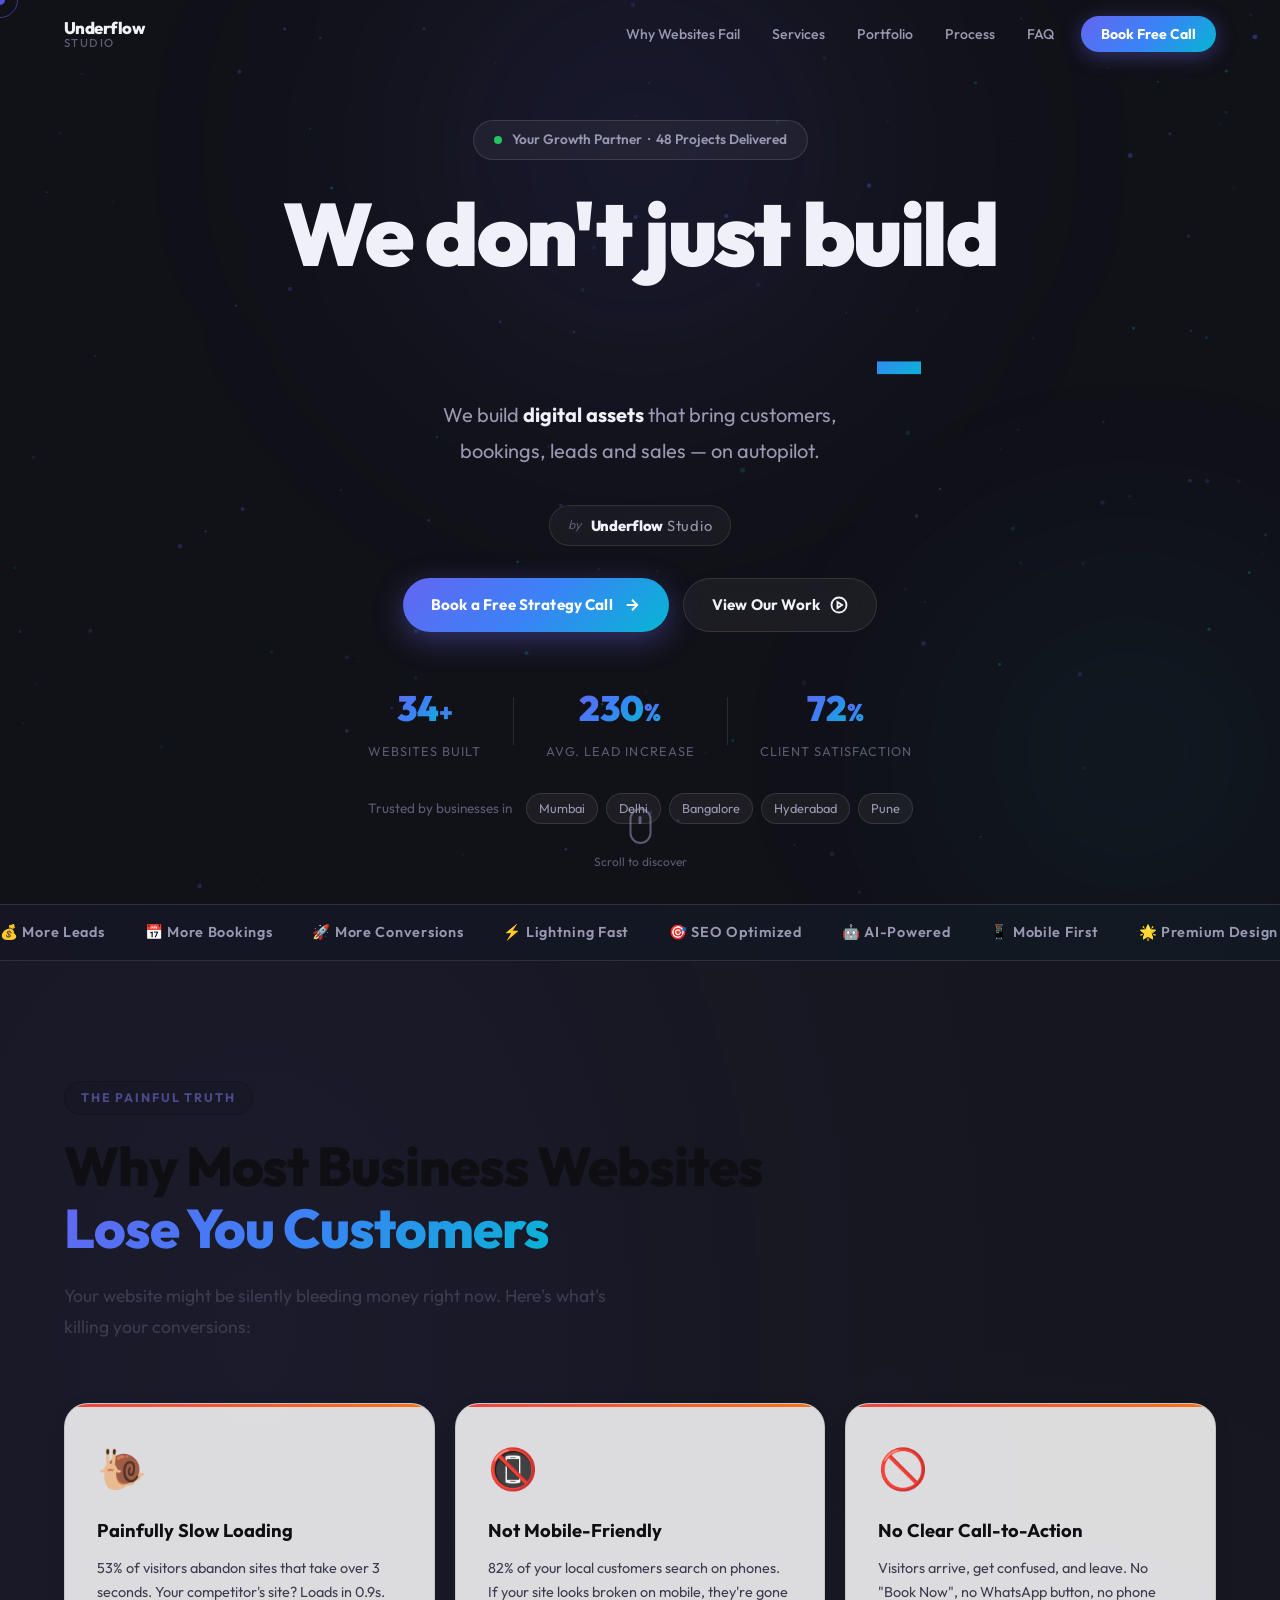
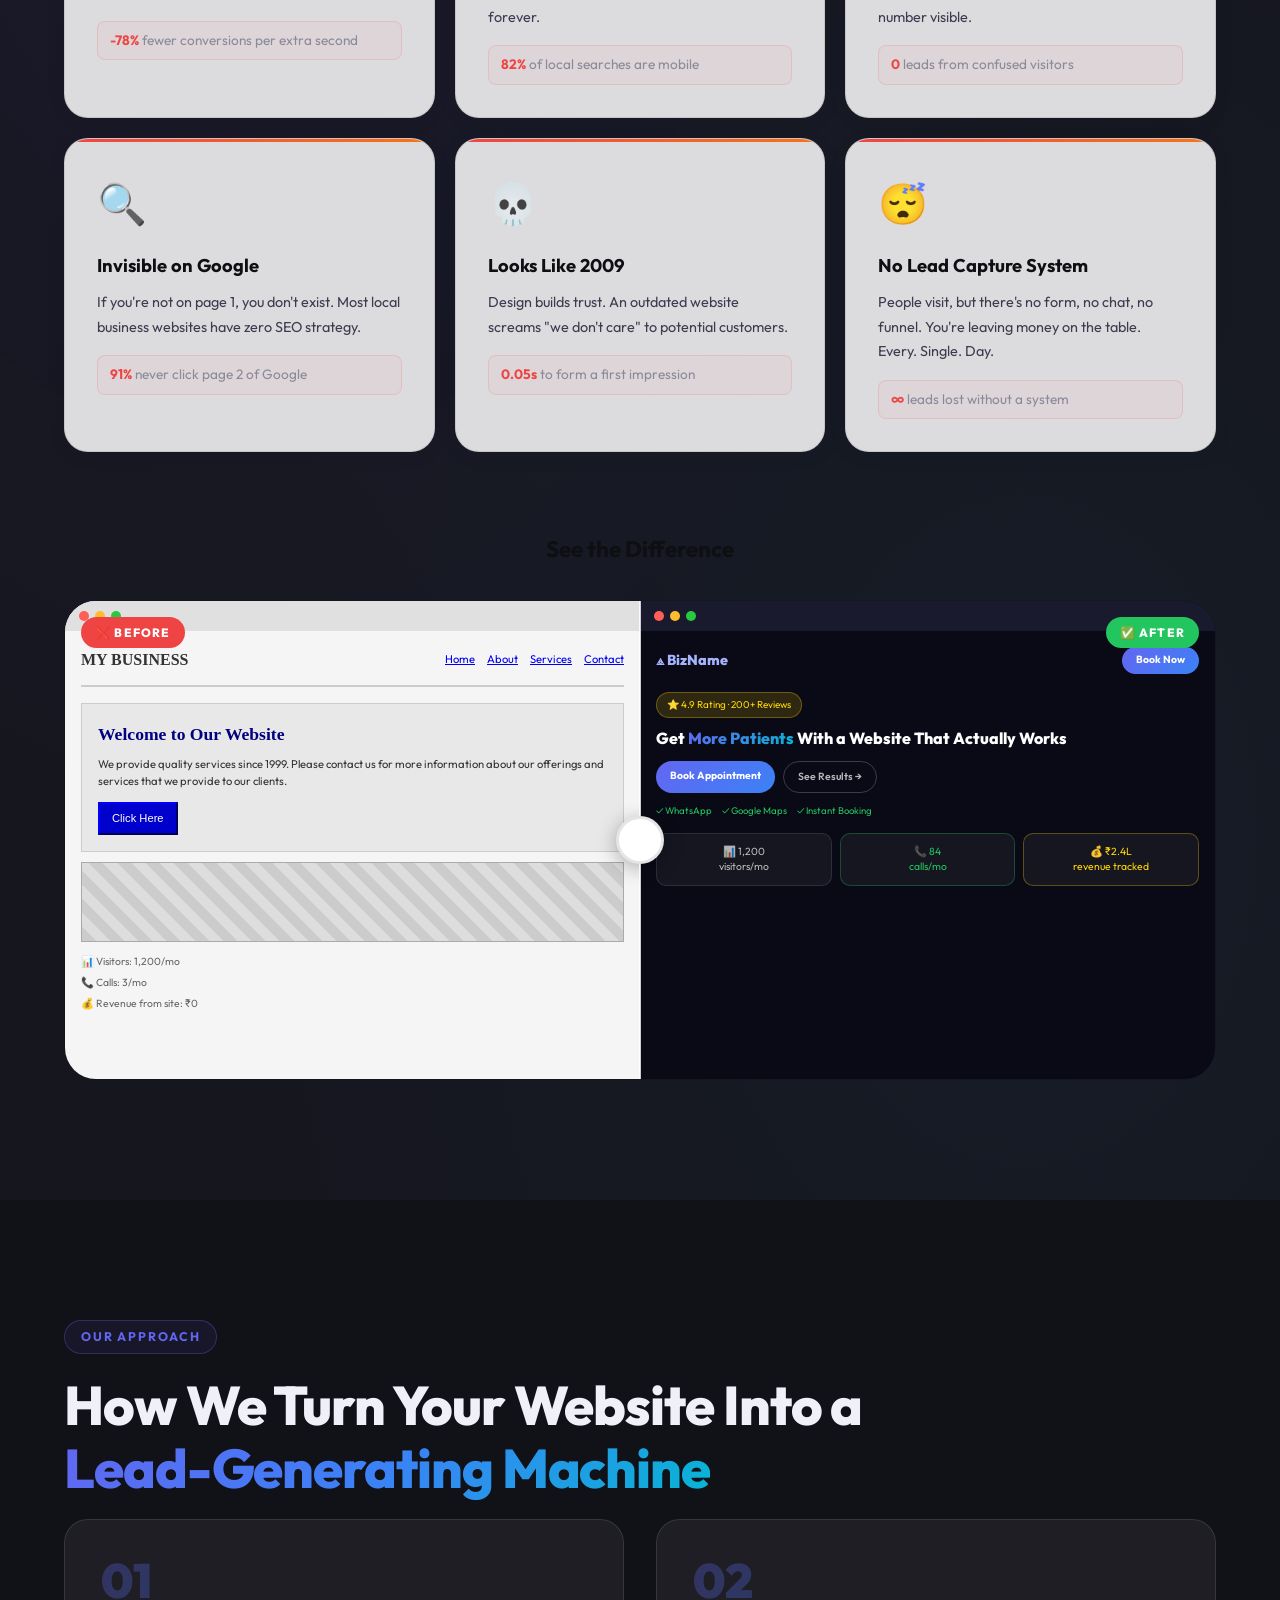
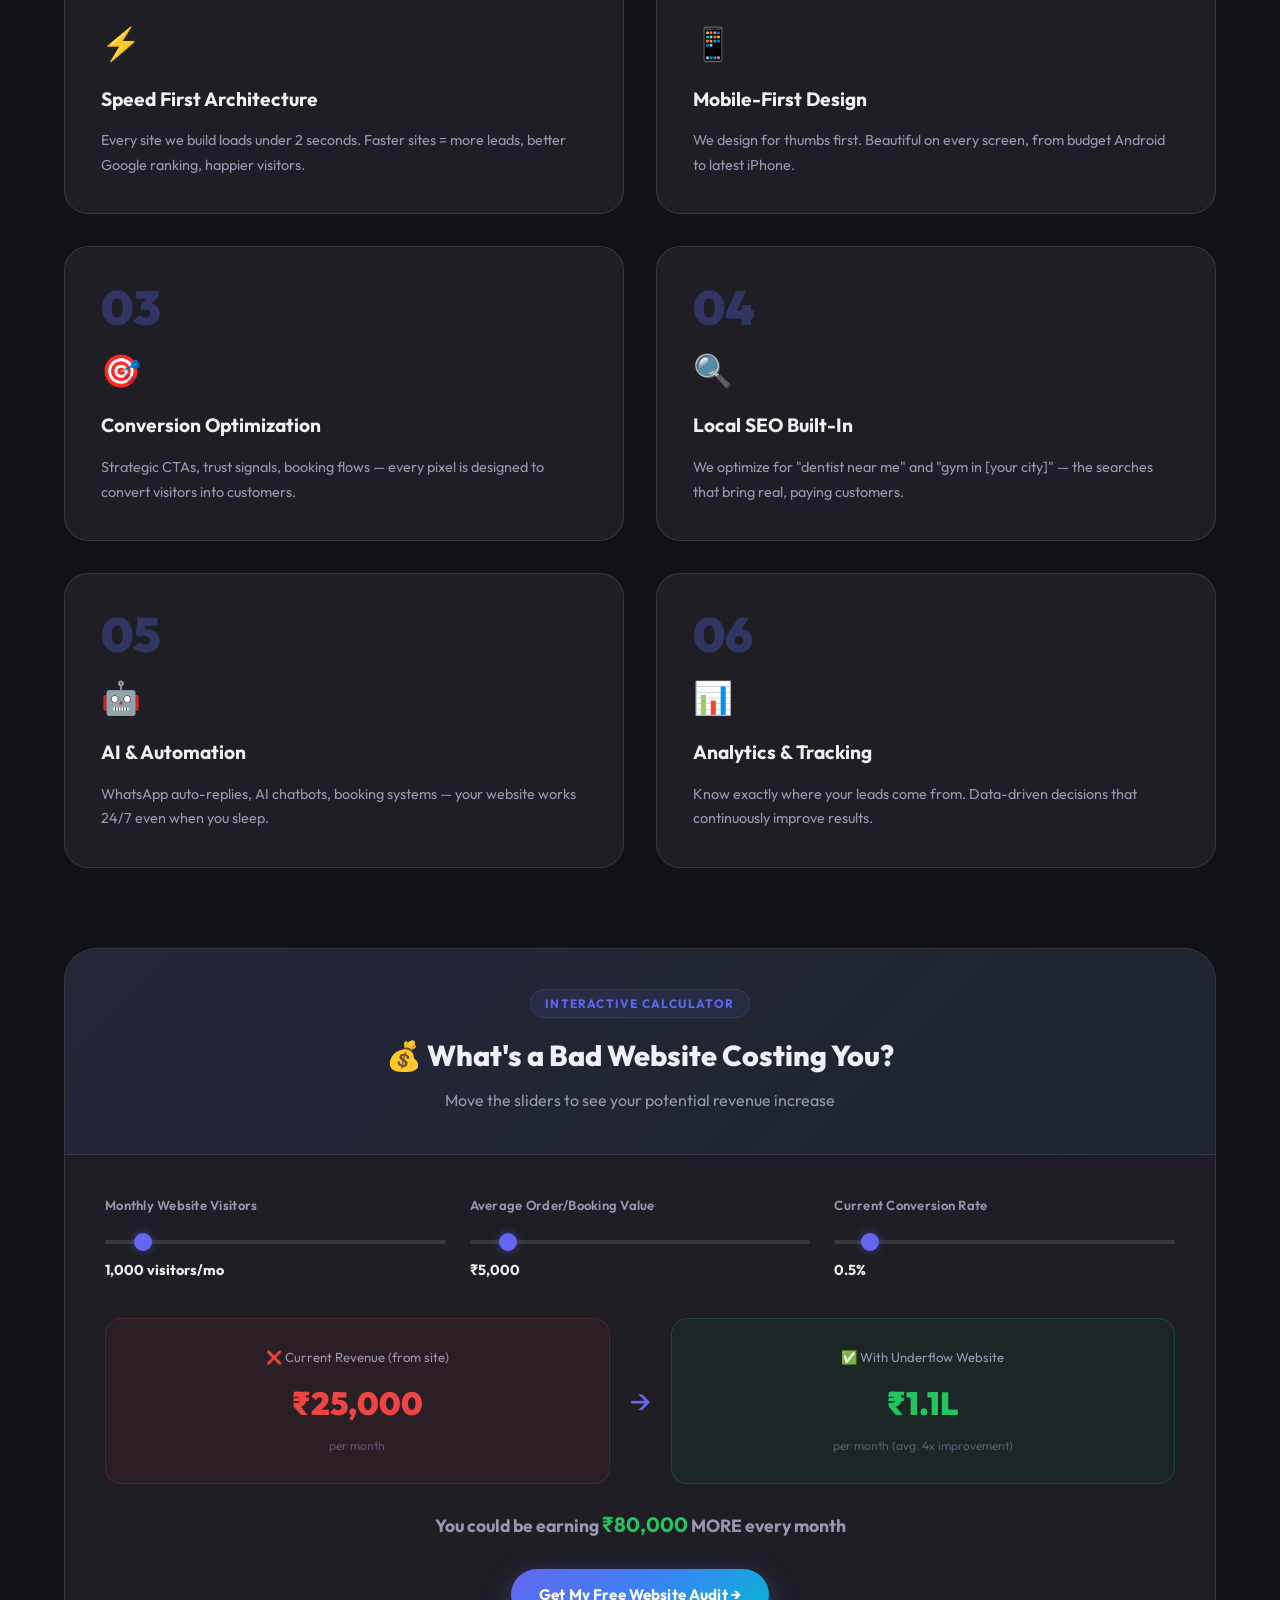
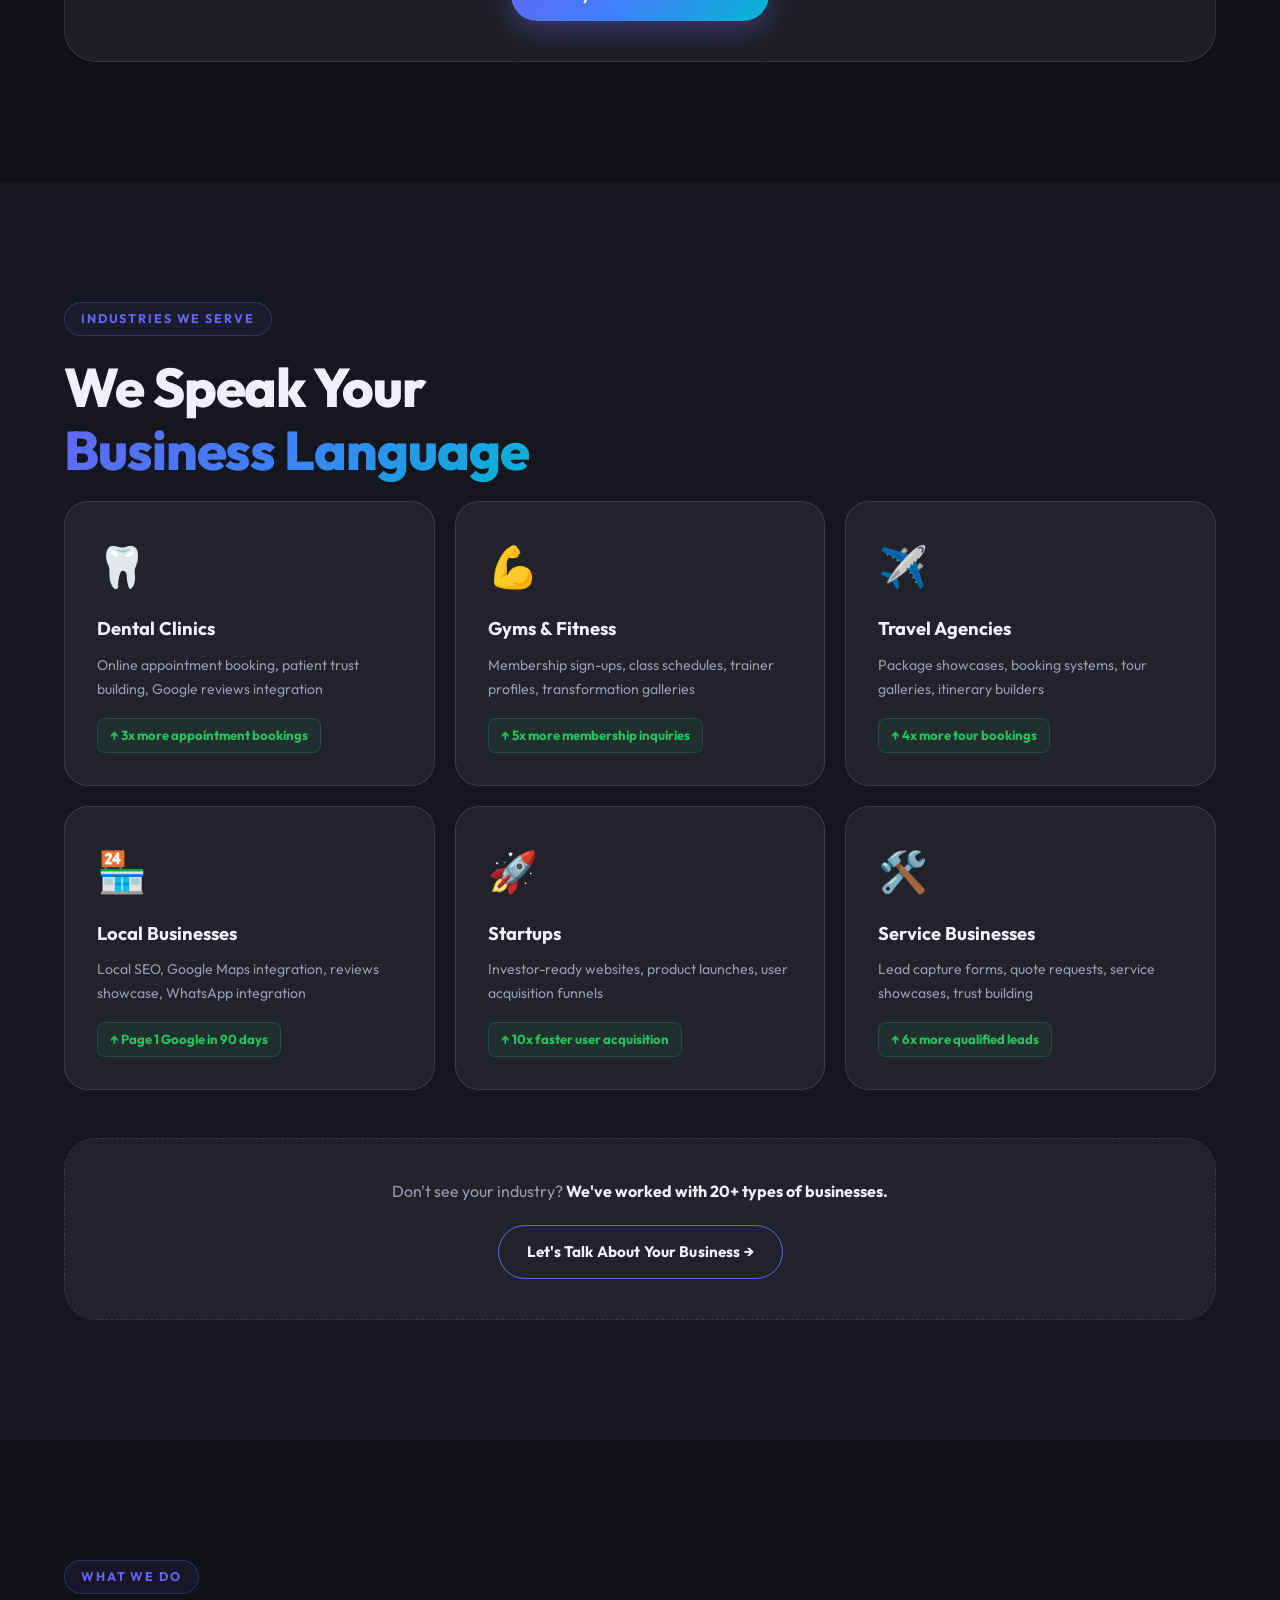
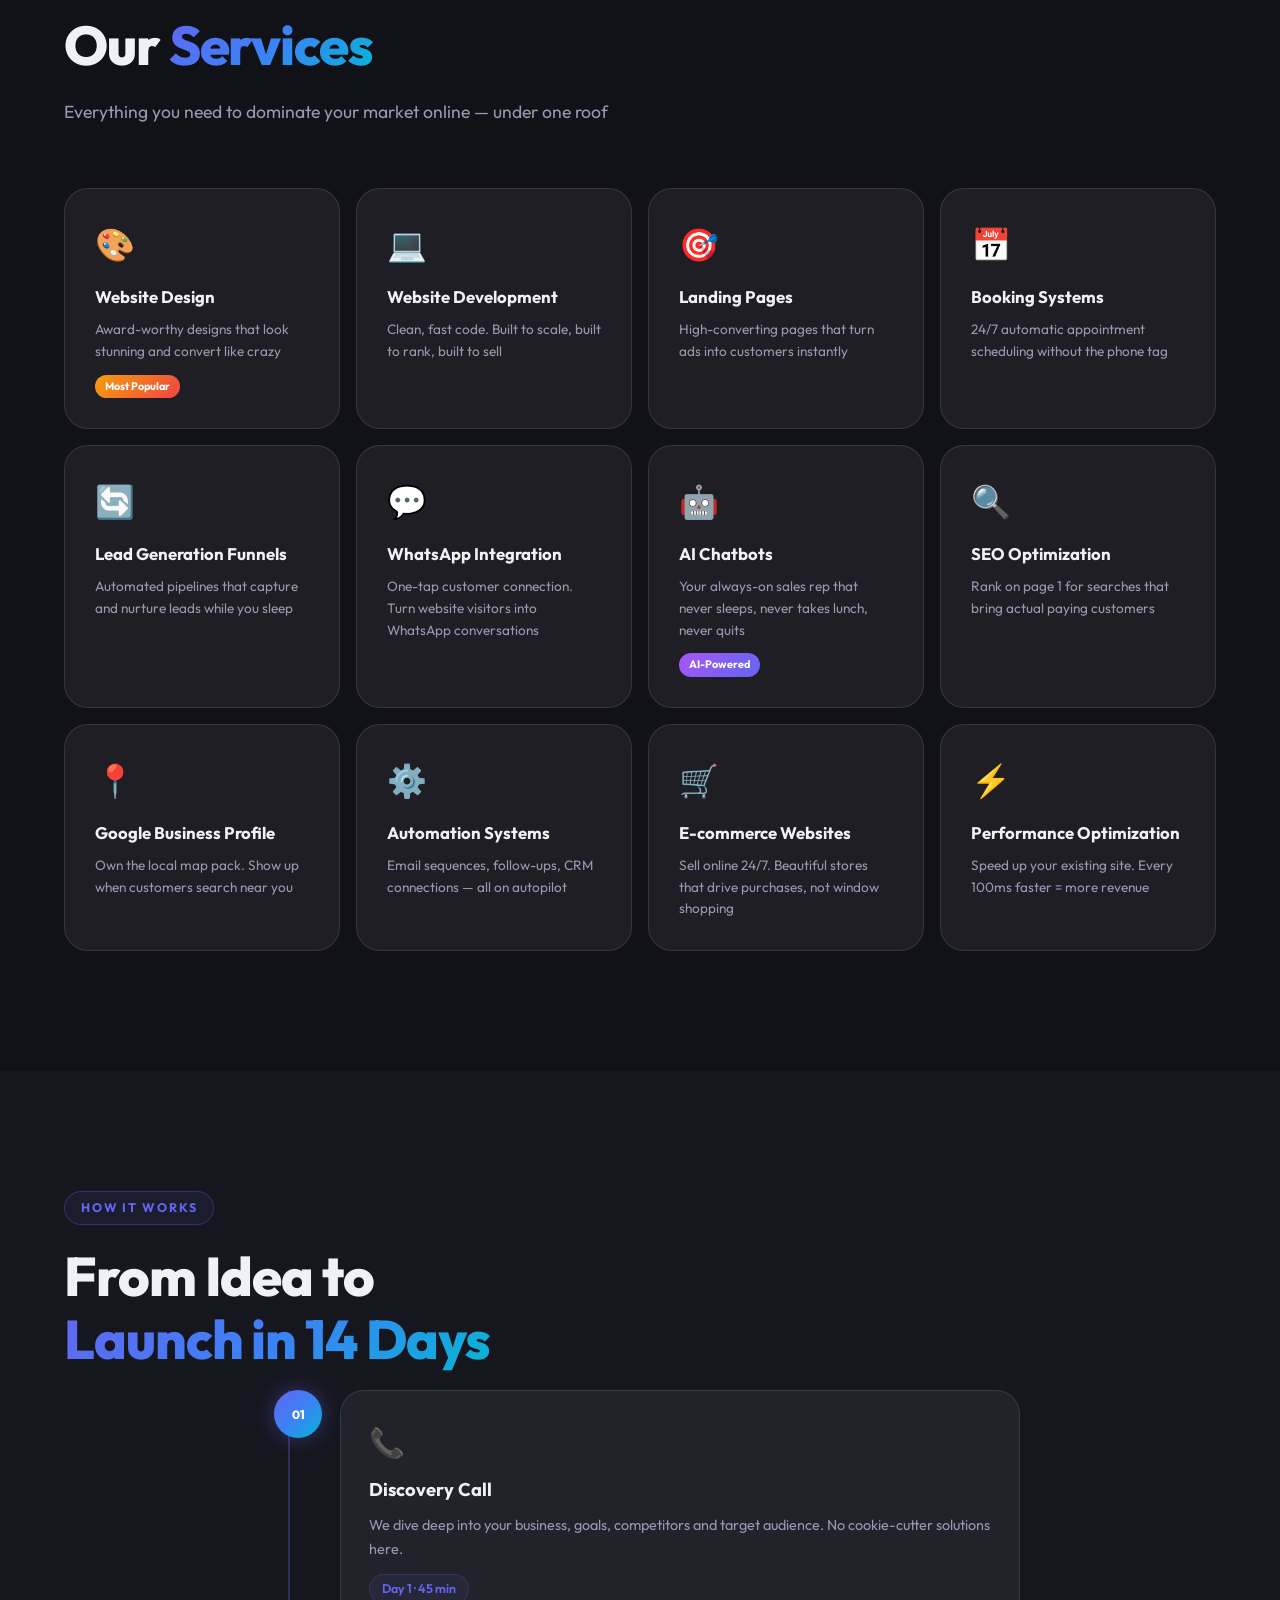
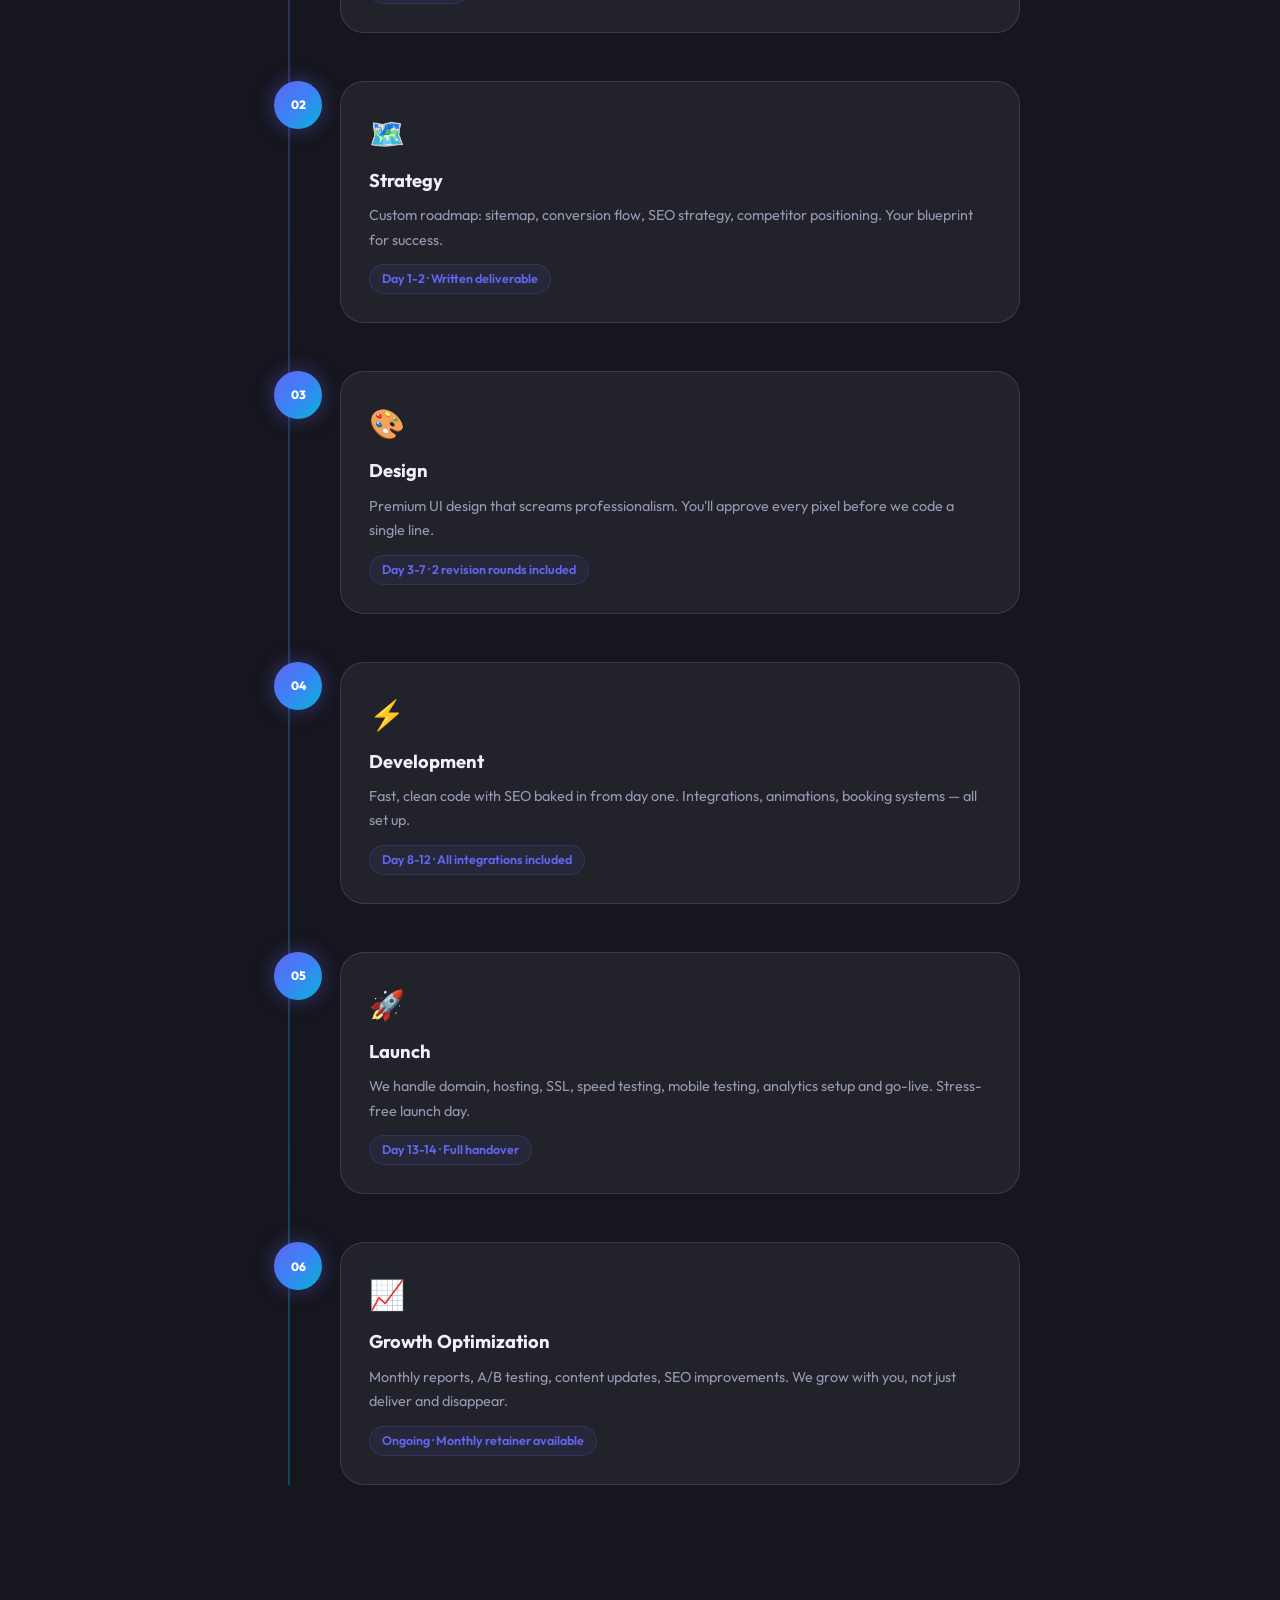
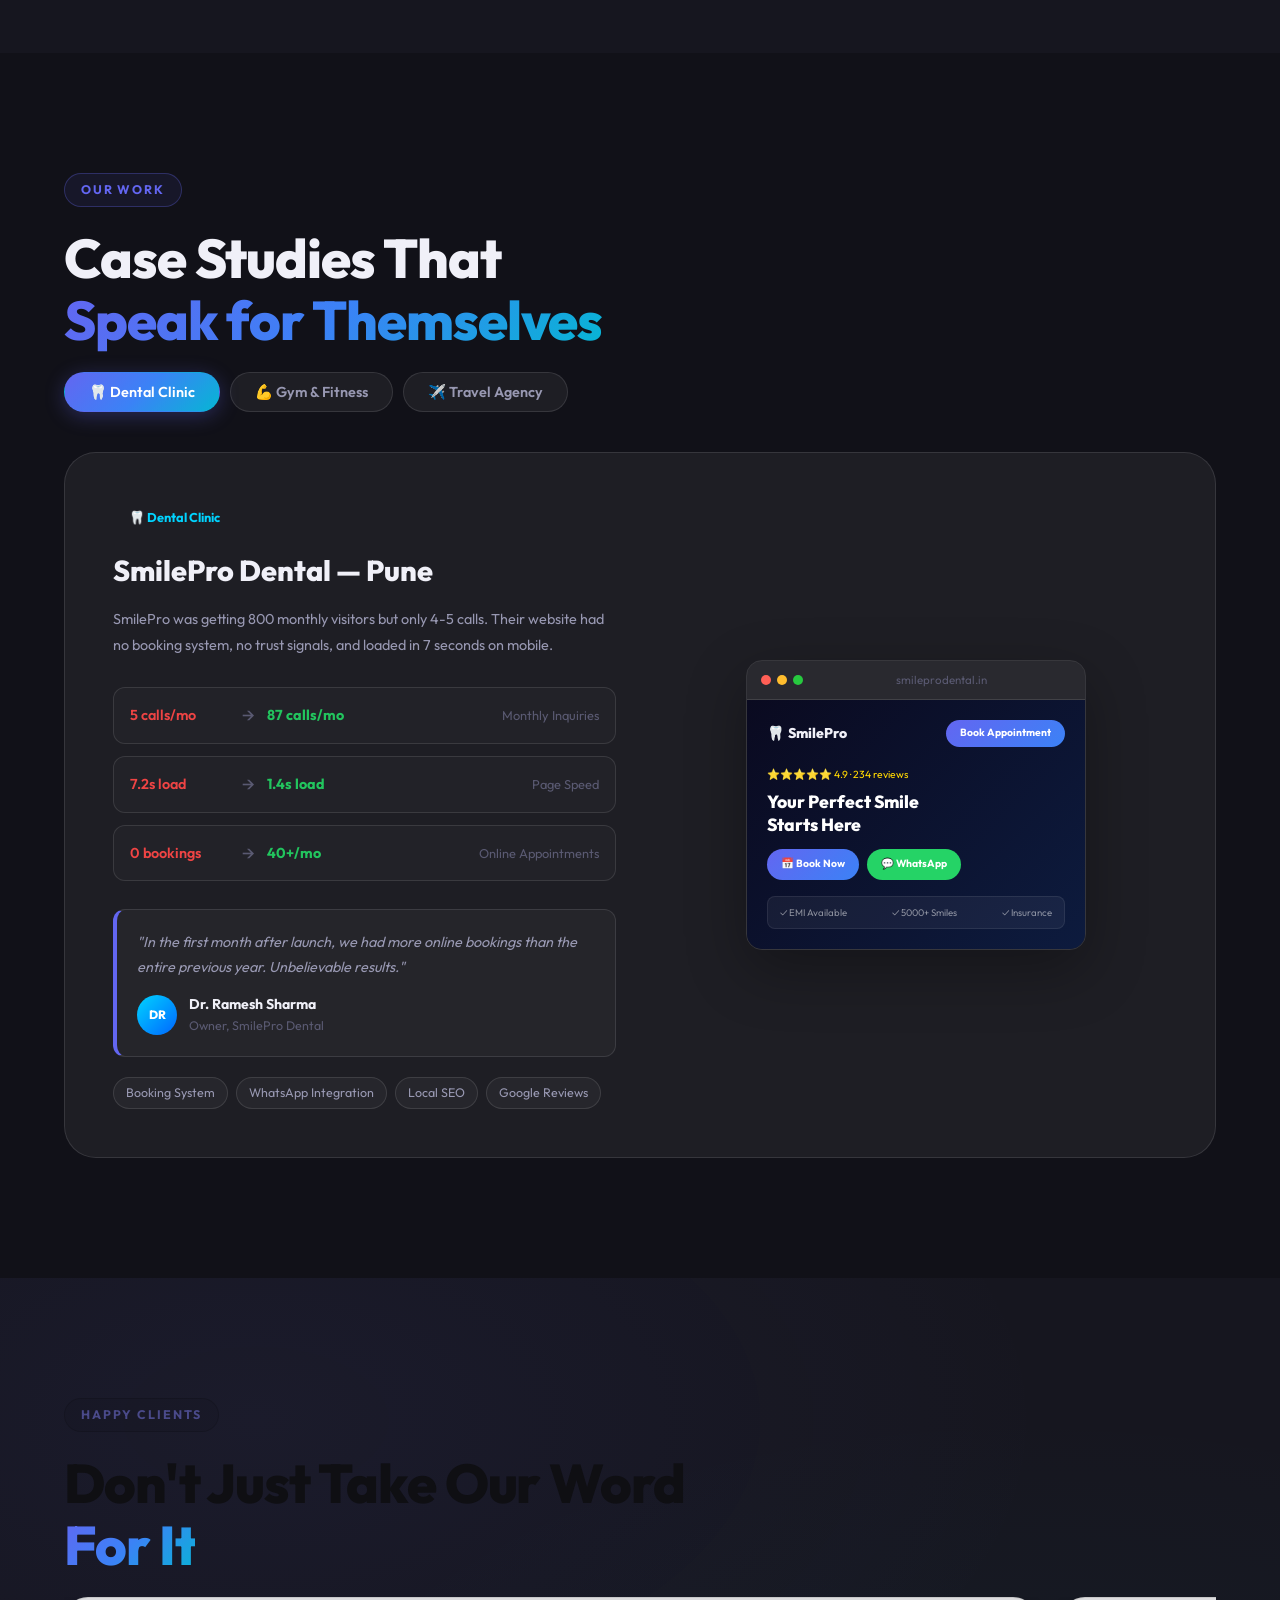
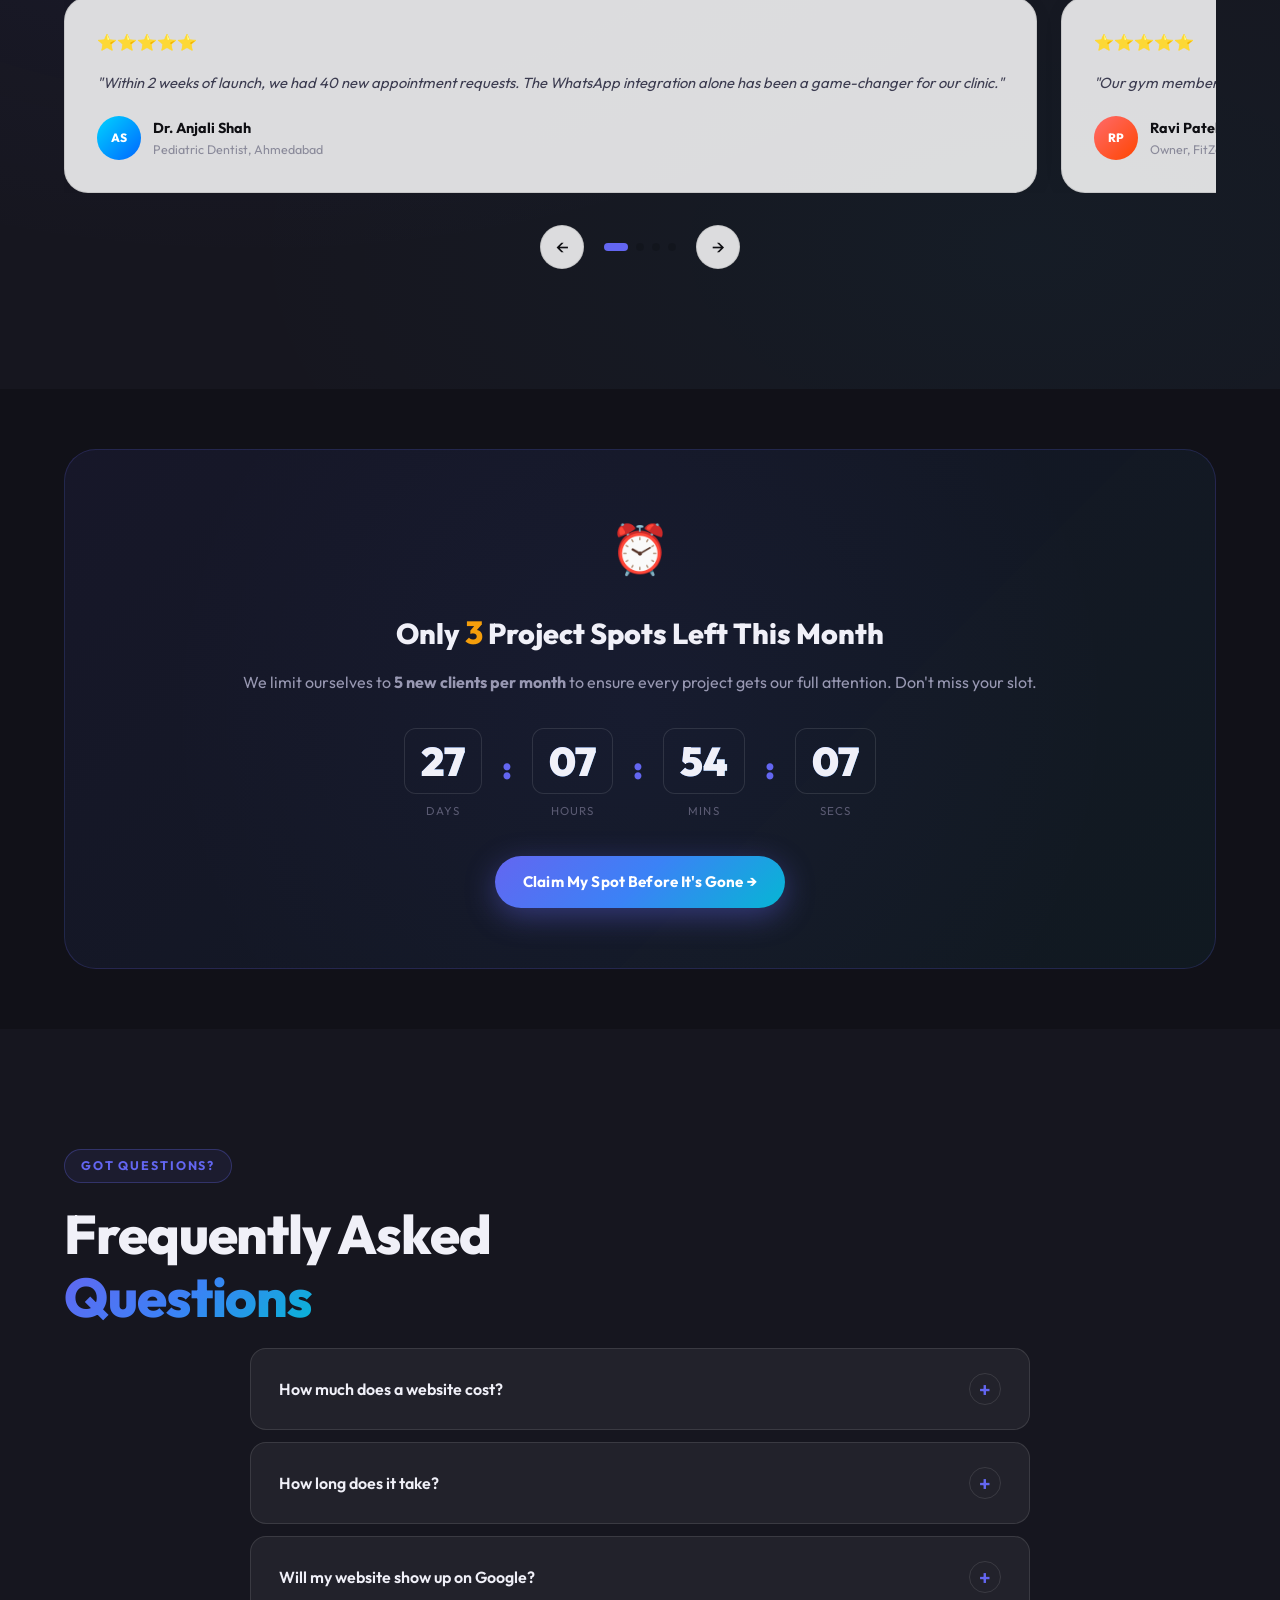
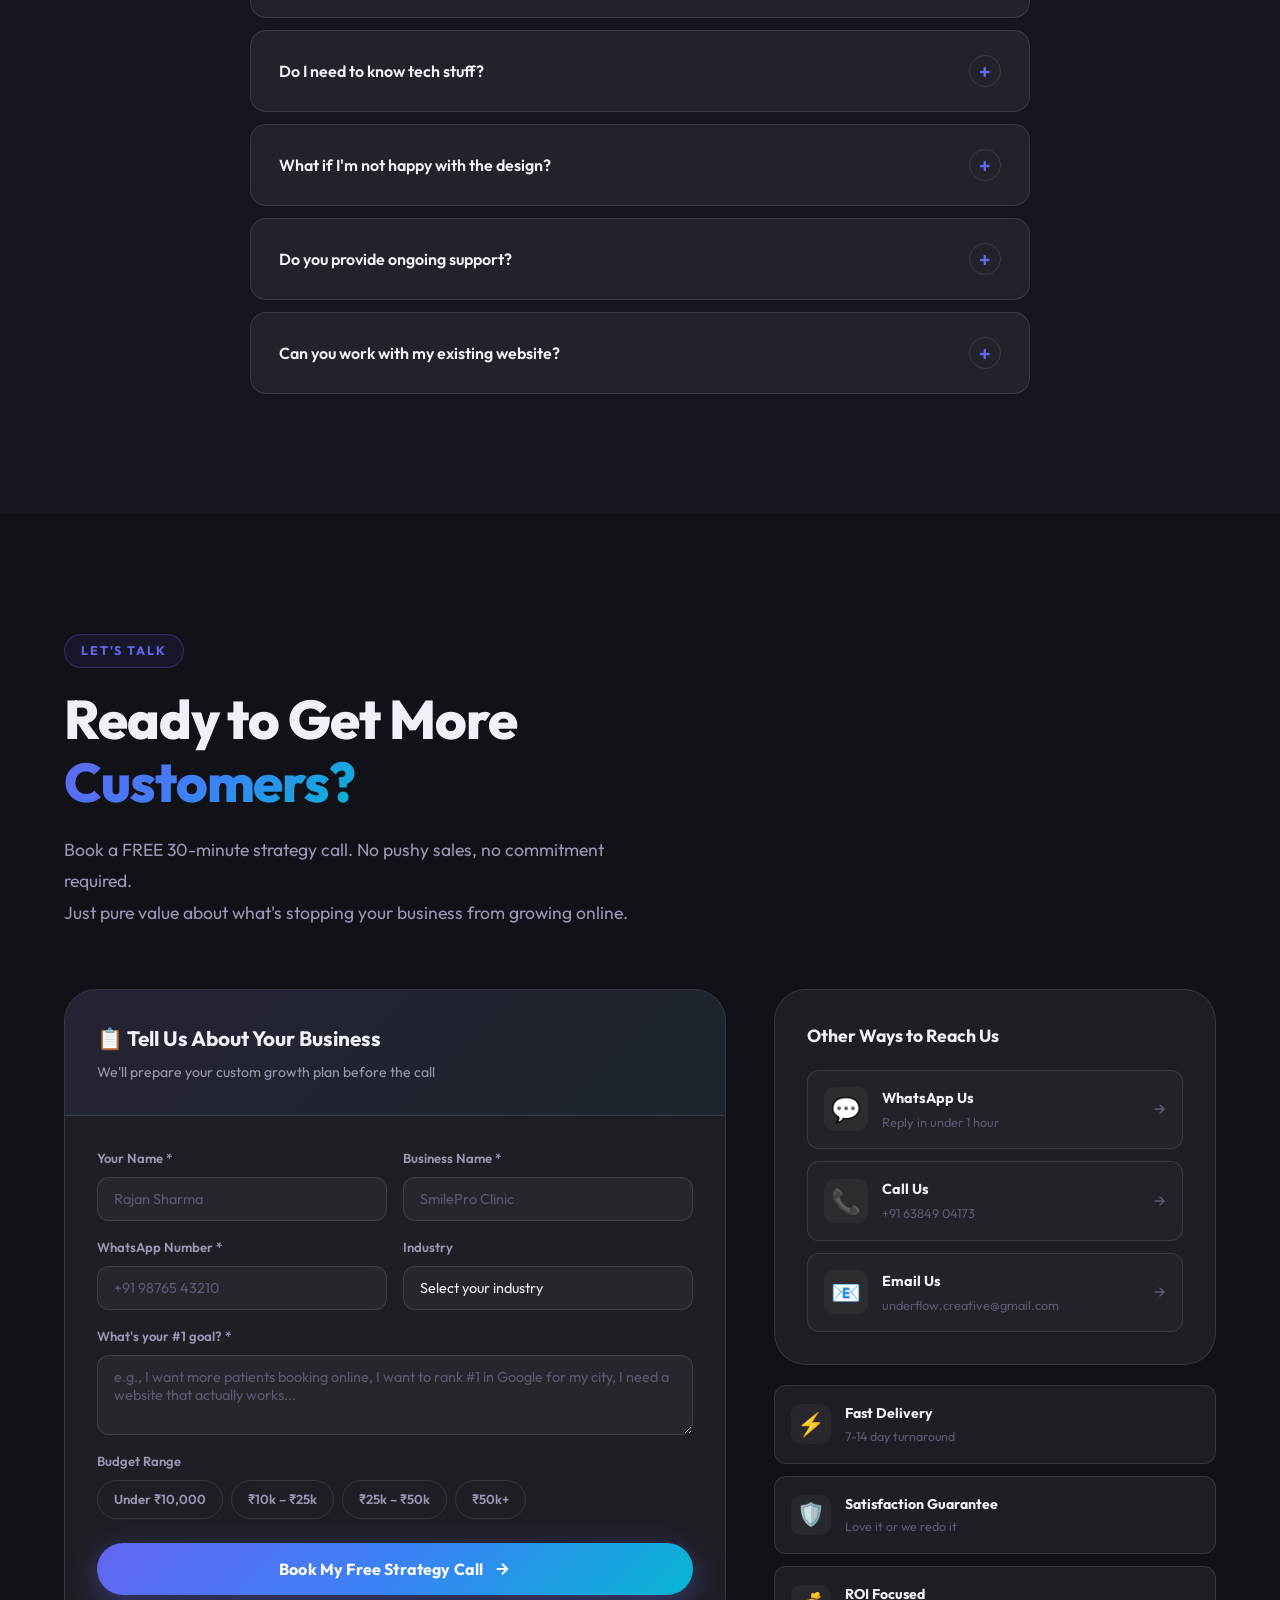
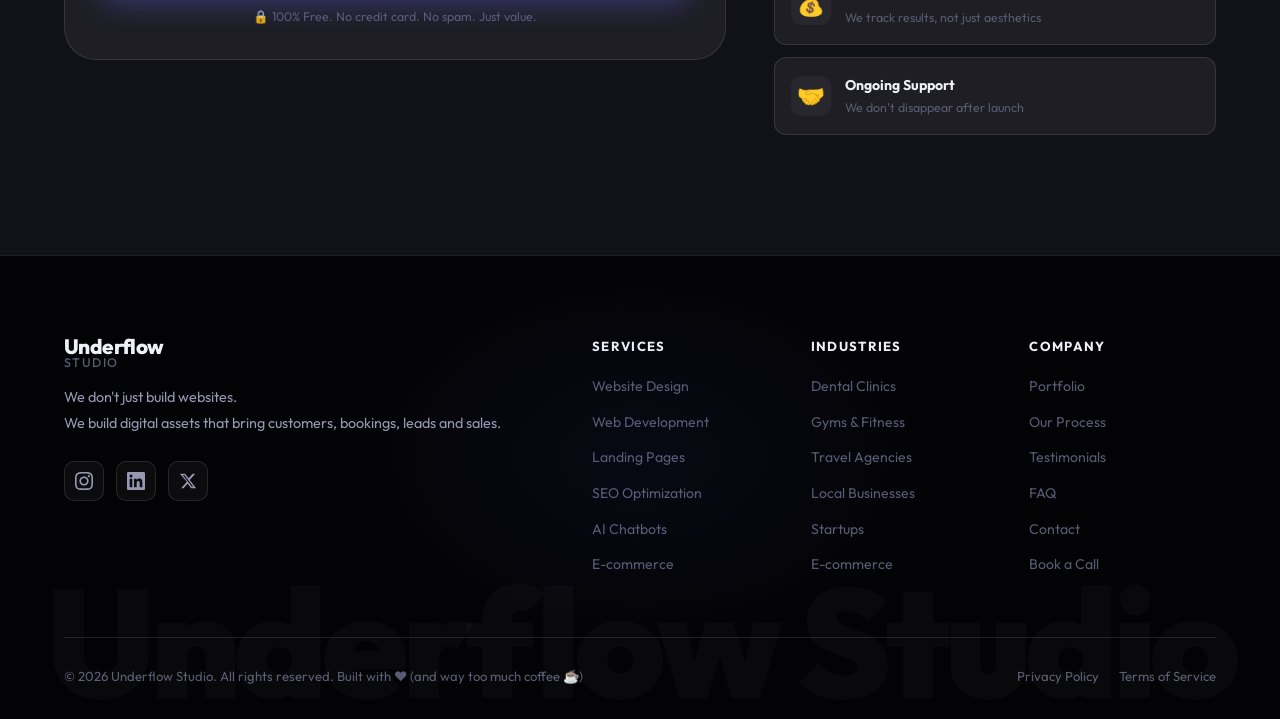
<file: index.html>
<!DOCTYPE html>
<html lang="en">
<head>
  <meta name="google-site-verification" content="s9AdnENV8iICiMOCZo4CwgAbvoFuHI7sd7Ieff0Srro" />
  <meta charset="UTF-8" />
  <meta name="viewport" content="width=device-width, initial-scale=1.0" />
  <title>Underflow Creatives – Digital Assets That Bring Customers, Bookings & Sales</title>
  <meta name="description" content="We don't just build websites. We build digital assets that bring customers, bookings, leads and sales. Premium web design for dental clinics, gyms, travel agencies and local businesses." />
  <meta property="og:title" content="Underflow Creatives – Websites That Convert" />
  <meta property="og:description" content="We build digital assets that bring customers, bookings, leads and sales. Your growth partner — not just a web agency." />
  <link rel="preconnect" href="https://fonts.googleapis.com" />
  <link rel="preconnect" href="https://fonts.gstatic.com" crossorigin />
  <link href="https://fonts.googleapis.com/css2?family=Inter:wght@300;400;500;600;700;800;900&family=Outfit:wght@300;400;500;600;700;800;900&display=swap" rel="stylesheet" />
  <link rel="stylesheet" href="style.css" />
</head>
<body>
  <!-- Custom Cursor -->
  <div id="cursor" class="cursor"></div>
  <div id="cursor-follower" class="cursor-follower"></div>

  <!-- Sticky Nav -->
  <nav id="navbar" class="navbar">
    <div class="nav-container">
      <a href="#" class="nav-logo" id="nav-logo">
        <span class="logo-wordmark">
          <span class="lw-under">Underflow</span>
          <span class="lw-studio">Studio</span>
        </span>
      </a>
      <ul class="nav-links" id="nav-links">
        <li><a href="#why-fail" class="nav-link">Why Websites Fail</a></li>
        <li><a href="#services" class="nav-link">Services</a></li>
        <li><a href="#portfolio" class="nav-link">Portfolio</a></li>
        <li><a href="#process" class="nav-link">Process</a></li>
        <li><a href="#faq" class="nav-link">FAQ</a></li>
        <li><a href="#contact" class="nav-cta magnetic-btn" id="nav-cta-btn">Book Free Call</a></li>
      </ul>
      <button class="hamburger" id="hamburger" aria-label="Toggle menu">
        <span></span><span></span><span></span>
      </button>
    </div>
  </nav>

  <!-- Mobile Menu -->
  <div class="mobile-menu" id="mobile-menu">
    <ul>
      <li><a href="#why-fail" class="mobile-link">Why Websites Fail</a></li>
      <li><a href="#services" class="mobile-link">Services</a></li>
      <li><a href="#portfolio" class="mobile-link">Portfolio</a></li>
      <li><a href="#process" class="mobile-link">Process</a></li>
      <li><a href="#faq" class="mobile-link">FAQ</a></li>
      <li><a href="#contact" class="mobile-link mobile-cta">📞 Book Free Strategy Call</a></li>
    </ul>
  </div>

  <!-- ===== HERO ===== -->
  <section id="hero" class="hero">
    <canvas id="hero-canvas"></canvas>
    <div class="hero-glow hero-glow-1"></div>
    <div class="hero-glow hero-glow-2"></div>
    <div class="hero-content">
      <div class="hero-badge reveal-up">
        <span class="badge-dot"></span>
        <span>Your Growth Partner &nbsp;·&nbsp; 48 Projects Delivered</span>
      </div>
      <h1 class="hero-headline reveal-up">
        We don't just build<br/>
        <span class="hero-highlight" id="rotating-text">websites</span><span class="hero-cursor-blink">_</span>
      </h1>
      <p class="hero-sub reveal-up">
        We build <strong>digital assets</strong> that bring customers,<br class="br-desktop"/>
        bookings, leads and sales — on autopilot.
      </p>
      <div class="hero-brand-line reveal-up">
        <span class="hbl-label">by</span>
        <span class="hbl-wordmark">Underflow<span class="hbl-studio"> Studio</span></span>
      </div>
      <div class="hero-cta reveal-up">
        <a href="#contact" class="btn btn-primary magnetic-btn" id="hero-primary-cta">
          <span>Book a Free Strategy Call</span>
          <svg width="18" height="18" viewBox="0 0 24 24" fill="none" stroke="currentColor" stroke-width="2.5"><path d="M5 12h14M12 5l7 7-7 7"/></svg>
        </a>
        <a href="#portfolio" class="btn btn-ghost magnetic-btn" id="hero-ghost-cta">
          <span>View Our Work</span>
          <svg width="18" height="18" viewBox="0 0 24 24" fill="none" stroke="currentColor" stroke-width="2.5"><circle cx="12" cy="12" r="10"/><path d="M10 8l6 4-6 4V8z"/></svg>
        </a>
      </div>
      <div class="hero-stats reveal-up">
        <div class="stat-item">
          <span class="stat-num" data-target="48">0</span><span class="stat-plus">+</span>
          <span class="stat-label">Websites Built</span>
        </div>
        <div class="stat-divider"></div>
        <div class="stat-item">
          <span class="stat-num" data-target="320">0</span><span class="stat-plus">%</span>
          <span class="stat-label">Avg. Lead Increase</span>
        </div>
        <div class="stat-divider"></div>
        <div class="stat-item">
          <span class="stat-num" data-target="100">0</span><span class="stat-plus">%</span>
          <span class="stat-label">Client Satisfaction</span>
        </div>
      </div>
      <div class="hero-trusted reveal-up">
        <span class="trusted-label">Trusted by businesses in</span>
        <div class="trusted-cities">
          <span>Mumbai</span><span>Delhi</span><span>Bangalore</span><span>Hyderabad</span><span>Pune</span>
        </div>
      </div>
    </div>
    <div class="hero-scroll-hint">
      <div class="scroll-mouse">
        <div class="scroll-wheel"></div>
      </div>
      <span>Scroll to discover</span>
    </div>
  </section>

  <!-- ===== MARQUEE ===== -->
  <div class="marquee-section">
    <div class="marquee-track">
      <div class="marquee-inner">
        <span>💰 More Leads</span><span>📅 More Bookings</span><span>🚀 More Conversions</span><span>⚡ Lightning Fast</span><span>🎯 SEO Optimized</span><span>🤖 AI-Powered</span><span>📱 Mobile First</span><span>🌟 Premium Design</span>
        <span>💰 More Leads</span><span>📅 More Bookings</span><span>🚀 More Conversions</span><span>⚡ Lightning Fast</span><span>🎯 SEO Optimized</span><span>🤖 AI-Powered</span><span>📱 Mobile First</span><span>🌟 Premium Design</span>
      </div>
    </div>
  </div>

  <!-- ===== WHY WEBSITES FAIL ===== -->
  <section id="why-fail" class="section why-fail-section light-section">
    <div class="container">
      <div class="section-tag reveal-up">The Painful Truth</div>
      <h2 class="section-title reveal-up">Why Most Business Websites<br/><span class="gradient-text">Lose You Customers</span></h2>
      <p class="section-sub reveal-up">Your website might be silently bleeding money right now. Here's what's killing your conversions:</p>
      <div class="fail-grid">
        <div class="fail-card reveal-up" data-delay="0">
          <div class="fail-icon">🐌</div>
          <h3>Painfully Slow Loading</h3>
          <p>53% of visitors abandon sites that take over 3 seconds. Your competitor's site? Loads in 0.9s.</p>
          <div class="fail-stat">
            <span class="fail-bad">-78%</span> fewer conversions per extra second
          </div>
        </div>
        <div class="fail-card reveal-up" data-delay="1">
          <div class="fail-icon">📵</div>
          <h3>Not Mobile-Friendly</h3>
          <p>82% of your local customers search on phones. If your site looks broken on mobile, they're gone forever.</p>
          <div class="fail-stat">
            <span class="fail-bad">82%</span> of local searches are mobile
          </div>
        </div>
        <div class="fail-card reveal-up" data-delay="2">
          <div class="fail-icon">🚫</div>
          <h3>No Clear Call-to-Action</h3>
          <p>Visitors arrive, get confused, and leave. No "Book Now", no WhatsApp button, no phone number visible.</p>
          <div class="fail-stat">
            <span class="fail-bad">0</span> leads from confused visitors
          </div>
        </div>
        <div class="fail-card reveal-up" data-delay="3">
          <div class="fail-icon">🔍</div>
          <h3>Invisible on Google</h3>
          <p>If you're not on page 1, you don't exist. Most local business websites have zero SEO strategy.</p>
          <div class="fail-stat">
            <span class="fail-bad">91%</span> never click page 2 of Google
          </div>
        </div>
        <div class="fail-card reveal-up" data-delay="4">
          <div class="fail-icon">💀</div>
          <h3>Looks Like 2009</h3>
          <p>Design builds trust. An outdated website screams "we don't care" to potential customers.</p>
          <div class="fail-stat">
            <span class="fail-bad">0.05s</span> to form a first impression
          </div>
        </div>
        <div class="fail-card reveal-up" data-delay="5">
          <div class="fail-icon">😴</div>
          <h3>No Lead Capture System</h3>
          <p>People visit, but there's no form, no chat, no funnel. You're leaving money on the table. Every. Single. Day.</p>
          <div class="fail-stat">
            <span class="fail-bad">∞</span> leads lost without a system
          </div>
        </div>
      </div>

      <!-- Before/After Comparison -->
      <div class="comparison-section reveal-up">
        <h3 class="comparison-title">See the Difference</h3>
        <div class="comparison-container">
          <div class="comparison-slider-wrapper" id="comparison-wrapper">
            <div class="comparison-before">
              <div class="comparison-label comparison-label-before">❌ BEFORE</div>
              <div class="before-mockup">
                <div class="mockup-bar"><span></span><span></span><span></span></div>
                <div class="before-content">
                  <div class="bc-nav ugly">
                    <div class="bc-logo-ugly">MY BUSINESS</div>
                    <div class="bc-links-ugly"><span>Home</span><span>About</span><span>Services</span><span>Contact</span></div>
                  </div>
                  <div class="bc-hero-ugly">
                    <div class="bc-title-ugly">Welcome to Our Website</div>
                    <div class="bc-sub-ugly">We provide quality services since 1999. Please contact us for more information about our offerings and services that we provide to our clients.</div>
                    <div class="bc-btn-ugly">Click Here</div>
                  </div>
                  <div class="bc-stock-photo"></div>
                  <div class="bc-stats-ugly">
                    <div>📊 Visitors: 1,200/mo</div>
                    <div>📞 Calls: 3/mo</div>
                    <div>💰 Revenue from site: ₹0</div>
                  </div>
                </div>
              </div>
            </div>
            <div class="comparison-after">
              <div class="comparison-label comparison-label-after">✅ AFTER</div>
              <div class="after-mockup">
                <div class="mockup-bar dark"><span></span><span></span><span></span></div>
                <div class="after-content">
                  <div class="ac-nav">
                    <div class="ac-logo">⟁ BizName</div>
                    <div class="ac-cta-pill">Book Now</div>
                  </div>
                  <div class="ac-hero">
                    <div class="ac-badge">⭐ 4.9 Rating · 200+ Reviews</div>
                    <div class="ac-title">Get <span class="ac-highlight">More Patients</span> With a Website That Actually Works</div>
                    <div class="ac-btns"><div class="ac-btn-primary">Book Appointment</div><div class="ac-btn-ghost">See Results →</div></div>
                    <div class="ac-trust"><span>✓ WhatsApp</span><span>✓ Google Maps</span><span>✓ Instant Booking</span></div>
                  </div>
                  <div class="ac-stats">
                    <div class="ac-stat-card"><div>📊 1,200</div><div>visitors/mo</div></div>
                    <div class="ac-stat-card green"><div>📞 84</div><div>calls/mo</div></div>
                    <div class="ac-stat-card gold"><div>💰 ₹2.4L</div><div>revenue tracked</div></div>
                  </div>
                </div>
              </div>
            </div>
            <div class="comparison-handle" id="comparison-handle">
              <div class="handle-line"></div>
              <div class="handle-circle">
                <svg width="20" height="20" viewBox="0 0 24 24" fill="white"><path d="M8 5l-5 7 5 7M16 5l5 7-5 7" stroke="white" stroke-width="2.5" fill="none"/></svg>
              </div>
              <div class="handle-line"></div>
            </div>
          </div>
        </div>
      </div>
    </div>
  </section>

  <!-- ===== HOW WE FIX IT ===== -->
  <section id="how-we-fix" class="section fix-section">
    <div class="container">
      <div class="section-tag reveal-up">Our Approach</div>
      <h2 class="section-title reveal-up">How We Turn Your Website Into a<br/><span class="gradient-text">Lead-Generating Machine</span></h2>
      <div class="fix-grid">
        <div class="fix-item reveal-left">
          <div class="fix-number">01</div>
          <div class="fix-icon">⚡</div>
          <h3>Speed First Architecture</h3>
          <p>Every site we build loads under 2 seconds. Faster sites = more leads, better Google ranking, happier visitors.</p>
        </div>
        <div class="fix-item reveal-right">
          <div class="fix-number">02</div>
          <div class="fix-icon">📱</div>
          <h3>Mobile-First Design</h3>
          <p>We design for thumbs first. Beautiful on every screen, from budget Android to latest iPhone.</p>
        </div>
        <div class="fix-item reveal-left">
          <div class="fix-number">03</div>
          <div class="fix-icon">🎯</div>
          <h3>Conversion Optimization</h3>
          <p>Strategic CTAs, trust signals, booking flows — every pixel is designed to convert visitors into customers.</p>
        </div>
        <div class="fix-item reveal-right">
          <div class="fix-number">04</div>
          <div class="fix-icon">🔍</div>
          <h3>Local SEO Built-In</h3>
          <p>We optimize for "dentist near me" and "gym in [your city]" — the searches that bring real, paying customers.</p>
        </div>
        <div class="fix-item reveal-left">
          <div class="fix-number">05</div>
          <div class="fix-icon">🤖</div>
          <h3>AI & Automation</h3>
          <p>WhatsApp auto-replies, AI chatbots, booking systems — your website works 24/7 even when you sleep.</p>
        </div>
        <div class="fix-item reveal-right">
          <div class="fix-number">06</div>
          <div class="fix-icon">📊</div>
          <h3>Analytics & Tracking</h3>
          <p>Know exactly where your leads come from. Data-driven decisions that continuously improve results.</p>
        </div>
      </div>

      <!-- ROI Calculator -->
      <div class="roi-calculator reveal-up">
        <div class="roi-header">
          <div class="roi-tag">Interactive Calculator</div>
          <h3 class="roi-title">💰 What's a Bad Website Costing You?</h3>
          <p>Move the sliders to see your potential revenue increase</p>
        </div>
        <div class="roi-body">
          <div class="roi-inputs">
            <div class="roi-input-group">
              <label>Monthly Website Visitors</label>
              <input type="range" id="roi-visitors" min="100" max="10000" value="1000" step="100" />
              <div class="roi-input-value"><span id="roi-visitors-val">1,000</span> visitors/mo</div>
            </div>
            <div class="roi-input-group">
              <label>Average Order/Booking Value</label>
              <input type="range" id="roi-value" min="500" max="50000" value="5000" step="500" />
              <div class="roi-input-value">₹<span id="roi-value-val">5,000</span></div>
            </div>
            <div class="roi-input-group">
              <label>Current Conversion Rate</label>
              <input type="range" id="roi-current" min="0.1" max="5" value="0.5" step="0.1" />
              <div class="roi-input-value"><span id="roi-current-val">0.5</span>%</div>
            </div>
          </div>
          <div class="roi-results">
            <div class="roi-result-card roi-result-bad">
              <div class="roi-result-label">❌ Current Revenue (from site)</div>
              <div class="roi-result-value" id="roi-current-rev">₹25,000</div>
              <div class="roi-result-sub">per month</div>
            </div>
            <div class="roi-arrow">→</div>
            <div class="roi-result-card roi-result-good">
              <div class="roi-result-label">✅ With Underflow Website</div>
              <div class="roi-result-value" id="roi-new-rev">₹1,00,000</div>
              <div class="roi-result-sub">per month (avg. 4x improvement)</div>
            </div>
          </div>
          <div class="roi-extra-gain">
            You could be earning <span id="roi-gain">₹75,000</span> MORE every month
          </div>
          <a href="#contact" class="btn btn-primary roi-cta magnetic-btn">Get My Free Website Audit →</a>
        </div>
      </div>
    </div>
  </section>

  <!-- ===== INDUSTRIES ===== -->
  <section id="industries" class="section industries-section">
    <div class="container">
      <div class="section-tag reveal-up">Industries We Serve</div>
      <h2 class="section-title reveal-up">We Speak Your<br/><span class="gradient-text">Business Language</span></h2>
      <div class="industries-grid">
        <div class="industry-card reveal-up" data-delay="0" style="--card-color: #00d4ff;">
          <div class="industry-icon">🦷</div>
          <h3>Dental Clinics</h3>
          <p>Online appointment booking, patient trust building, Google reviews integration</p>
          <div class="industry-result">↑ 3x more appointment bookings</div>
        </div>
        <div class="industry-card reveal-up" data-delay="1" style="--card-color: #ff6b6b;">
          <div class="industry-icon">💪</div>
          <h3>Gyms & Fitness</h3>
          <p>Membership sign-ups, class schedules, trainer profiles, transformation galleries</p>
          <div class="industry-result">↑ 5x more membership inquiries</div>
        </div>
        <div class="industry-card reveal-up" data-delay="2" style="--card-color: #ffd700;">
          <div class="industry-icon">✈️</div>
          <h3>Travel Agencies</h3>
          <p>Package showcases, booking systems, tour galleries, itinerary builders</p>
          <div class="industry-result">↑ 4x more tour bookings</div>
        </div>
        <div class="industry-card reveal-up" data-delay="3" style="--card-color: #a855f7;">
          <div class="industry-icon">🏪</div>
          <h3>Local Businesses</h3>
          <p>Local SEO, Google Maps integration, reviews showcase, WhatsApp integration</p>
          <div class="industry-result">↑ Page 1 Google in 90 days</div>
        </div>
        <div class="industry-card reveal-up" data-delay="4" style="--card-color: #10b981;">
          <div class="industry-icon">🚀</div>
          <h3>Startups</h3>
          <p>Investor-ready websites, product launches, user acquisition funnels</p>
          <div class="industry-result">↑ 10x faster user acquisition</div>
        </div>
        <div class="industry-card reveal-up" data-delay="5" style="--card-color: #f97316;">
          <div class="industry-icon">🛠️</div>
          <h3>Service Businesses</h3>
          <p>Lead capture forms, quote requests, service showcases, trust building</p>
          <div class="industry-result">↑ 6x more qualified leads</div>
        </div>
      </div>
      <div class="industries-cta reveal-up">
        <p>Don't see your industry? <strong>We've worked with 20+ types of businesses.</strong></p>
        <a href="#contact" class="btn btn-outline magnetic-btn">Let's Talk About Your Business →</a>
      </div>
    </div>
  </section>

  <!-- ===== SERVICES ===== -->
  <section id="services" class="section services-section">
    <div class="container">
      <div class="section-tag reveal-up">What We Do</div>
      <h2 class="section-title reveal-up">Our <span class="gradient-text">Services</span></h2>
      <p class="section-sub reveal-up">Everything you need to dominate your market online — under one roof</p>
      <div class="services-grid">
        <div class="service-card reveal-up" data-delay="0">
          <div class="service-card-inner">
            <div class="service-icon">🎨</div>
            <h3>Website Design</h3>
            <p>Award-worthy designs that look stunning and convert like crazy</p>
            <div class="service-tag">Most Popular</div>
          </div>
          <div class="service-glow"></div>
        </div>
        <div class="service-card reveal-up" data-delay="1">
          <div class="service-card-inner">
            <div class="service-icon">💻</div>
            <h3>Website Development</h3>
            <p>Clean, fast code. Built to scale, built to rank, built to sell</p>
          </div>
          <div class="service-glow"></div>
        </div>
        <div class="service-card reveal-up" data-delay="2">
          <div class="service-card-inner">
            <div class="service-icon">🎯</div>
            <h3>Landing Pages</h3>
            <p>High-converting pages that turn ads into customers instantly</p>
          </div>
          <div class="service-glow"></div>
        </div>
        <div class="service-card reveal-up" data-delay="3">
          <div class="service-card-inner">
            <div class="service-icon">📅</div>
            <h3>Booking Systems</h3>
            <p>24/7 automatic appointment scheduling without the phone tag</p>
          </div>
          <div class="service-glow"></div>
        </div>
        <div class="service-card reveal-up" data-delay="4">
          <div class="service-card-inner">
            <div class="service-icon">🔄</div>
            <h3>Lead Generation Funnels</h3>
            <p>Automated pipelines that capture and nurture leads while you sleep</p>
          </div>
          <div class="service-glow"></div>
        </div>
        <div class="service-card reveal-up" data-delay="5">
          <div class="service-card-inner">
            <div class="service-icon">💬</div>
            <h3>WhatsApp Integration</h3>
            <p>One-tap customer connection. Turn website visitors into WhatsApp conversations</p>
          </div>
          <div class="service-glow"></div>
        </div>
        <div class="service-card reveal-up" data-delay="6">
          <div class="service-card-inner">
            <div class="service-icon">🤖</div>
            <h3>AI Chatbots</h3>
            <p>Your always-on sales rep that never sleeps, never takes lunch, never quits</p>
            <div class="service-tag" style="background: linear-gradient(135deg,#a855f7,#6366f1);">AI-Powered</div>
          </div>
          <div class="service-glow"></div>
        </div>
        <div class="service-card reveal-up" data-delay="7">
          <div class="service-card-inner">
            <div class="service-icon">🔍</div>
            <h3>SEO Optimization</h3>
            <p>Rank on page 1 for searches that bring actual paying customers</p>
          </div>
          <div class="service-glow"></div>
        </div>
        <div class="service-card reveal-up" data-delay="8">
          <div class="service-card-inner">
            <div class="service-icon">📍</div>
            <h3>Google Business Profile</h3>
            <p>Own the local map pack. Show up when customers search near you</p>
          </div>
          <div class="service-glow"></div>
        </div>
        <div class="service-card reveal-up" data-delay="9">
          <div class="service-card-inner">
            <div class="service-icon">⚙️</div>
            <h3>Automation Systems</h3>
            <p>Email sequences, follow-ups, CRM connections — all on autopilot</p>
          </div>
          <div class="service-glow"></div>
        </div>
        <div class="service-card reveal-up" data-delay="10">
          <div class="service-card-inner">
            <div class="service-icon">🛒</div>
            <h3>E-commerce Websites</h3>
            <p>Sell online 24/7. Beautiful stores that drive purchases, not window shopping</p>
          </div>
          <div class="service-glow"></div>
        </div>
        <div class="service-card reveal-up" data-delay="11">
          <div class="service-card-inner">
            <div class="service-icon">⚡</div>
            <h3>Performance Optimization</h3>
            <p>Speed up your existing site. Every 100ms faster = more revenue</p>
          </div>
          <div class="service-glow"></div>
        </div>
      </div>
    </div>
  </section>

  <!-- ===== PROCESS ===== -->
  <section id="process" class="section process-section">
    <div class="container">
      <div class="section-tag reveal-up">How It Works</div>
      <h2 class="section-title reveal-up">From Idea to<br/><span class="gradient-text">Launch in 14 Days</span></h2>
      <div class="timeline">
        <div class="timeline-item reveal-up" data-delay="0">
          <div class="timeline-dot">
            <span>01</span>
          </div>
          <div class="timeline-content">
            <div class="timeline-icon">📞</div>
            <h3>Discovery Call</h3>
            <p>We dive deep into your business, goals, competitors and target audience. No cookie-cutter solutions here.</p>
            <div class="timeline-duration">Day 1 · 45 min</div>
          </div>
        </div>
        <div class="timeline-item reveal-up" data-delay="1">
          <div class="timeline-dot">
            <span>02</span>
          </div>
          <div class="timeline-content">
            <div class="timeline-icon">🗺️</div>
            <h3>Strategy</h3>
            <p>Custom roadmap: sitemap, conversion flow, SEO strategy, competitor positioning. Your blueprint for success.</p>
            <div class="timeline-duration">Day 1-2 · Written deliverable</div>
          </div>
        </div>
        <div class="timeline-item reveal-up" data-delay="2">
          <div class="timeline-dot">
            <span>03</span>
          </div>
          <div class="timeline-content">
            <div class="timeline-icon">🎨</div>
            <h3>Design</h3>
            <p>Premium UI design that screams professionalism. You'll approve every pixel before we code a single line.</p>
            <div class="timeline-duration">Day 3-7 · 2 revision rounds included</div>
          </div>
        </div>
        <div class="timeline-item reveal-up" data-delay="3">
          <div class="timeline-dot">
            <span>04</span>
          </div>
          <div class="timeline-content">
            <div class="timeline-icon">⚡</div>
            <h3>Development</h3>
            <p>Fast, clean code with SEO baked in from day one. Integrations, animations, booking systems — all set up.</p>
            <div class="timeline-duration">Day 8-12 · All integrations included</div>
          </div>
        </div>
        <div class="timeline-item reveal-up" data-delay="4">
          <div class="timeline-dot">
            <span>05</span>
          </div>
          <div class="timeline-content">
            <div class="timeline-icon">🚀</div>
            <h3>Launch</h3>
            <p>We handle domain, hosting, SSL, speed testing, mobile testing, analytics setup and go-live. Stress-free launch day.</p>
            <div class="timeline-duration">Day 13-14 · Full handover</div>
          </div>
        </div>
        <div class="timeline-item reveal-up" data-delay="5">
          <div class="timeline-dot">
            <span>06</span>
          </div>
          <div class="timeline-content">
            <div class="timeline-icon">📈</div>
            <h3>Growth Optimization</h3>
            <p>Monthly reports, A/B testing, content updates, SEO improvements. We grow with you, not just deliver and disappear.</p>
            <div class="timeline-duration">Ongoing · Monthly retainer available</div>
          </div>
        </div>
      </div>
    </div>
  </section>

  <!-- ===== PORTFOLIO ===== -->
  <section id="portfolio" class="section portfolio-section">
    <div class="container">
      <div class="section-tag reveal-up">Our Work</div>
      <h2 class="section-title reveal-up">Case Studies That<br/><span class="gradient-text">Speak for Themselves</span></h2>
      <div class="portfolio-tabs reveal-up">
        <button class="portfolio-tab active" data-tab="dental" id="tab-dental">🦷 Dental Clinic</button>
        <button class="portfolio-tab" data-tab="gym" id="tab-gym">💪 Gym & Fitness</button>
        <button class="portfolio-tab" data-tab="travel" id="tab-travel">✈️ Travel Agency</button>
      </div>

      <!-- Dental Case Study -->
      <div class="portfolio-panel active" id="panel-dental">
        <div class="case-study">
          <div class="case-study-left">
            <div class="case-badge" style="--c: #00d4ff">🦷 Dental Clinic</div>
            <h3 class="case-title">SmilePro Dental — Pune</h3>
            <p class="case-desc">SmilePro was getting 800 monthly visitors but only 4-5 calls. Their website had no booking system, no trust signals, and loaded in 7 seconds on mobile.</p>
            <div class="case-results">
              <div class="case-result">
                <div class="cr-before">5 calls/mo</div>
                <div class="cr-arrow">→</div>
                <div class="cr-after">87 calls/mo</div>
                <div class="cr-label">Monthly Inquiries</div>
              </div>
              <div class="case-result">
                <div class="cr-before">7.2s load</div>
                <div class="cr-arrow">→</div>
                <div class="cr-after">1.4s load</div>
                <div class="cr-label">Page Speed</div>
              </div>
              <div class="case-result">
                <div class="cr-before">0 bookings</div>
                <div class="cr-arrow">→</div>
                <div class="cr-after">40+/mo</div>
                <div class="cr-label">Online Appointments</div>
              </div>
            </div>
            <div class="case-testimonial">
              <p>"In the first month after launch, we had more online bookings than the entire previous year. Unbelievable results."</p>
              <div class="case-author">
                <div class="case-author-avatar" style="background: linear-gradient(135deg, #00d4ff, #0066ff)">DR</div>
                <div>
                  <strong>Dr. Ramesh Sharma</strong>
                  <span>Owner, SmilePro Dental</span>
                </div>
              </div>
            </div>
            <div class="case-tags">
              <span>Booking System</span><span>WhatsApp Integration</span><span>Local SEO</span><span>Google Reviews</span>
            </div>
          </div>
          <div class="case-study-right">
            <div class="case-mockup dental-mockup">
              <div class="cm-browser">
                <div class="cm-dots"><span></span><span></span><span></span></div>
                <div class="cm-url">smileprodental.in</div>
              </div>
              <div class="cm-screen dental-screen">
                <div class="cm-nav">
                  <div class="cm-logo">🦷 SmilePro</div>
                  <div class="cm-nav-cta">Book Appointment</div>
                </div>
                <div class="cm-hero">
                  <div class="cm-rating">⭐⭐⭐⭐⭐ 4.9 · 234 reviews</div>
                  <div class="cm-headline">Your Perfect Smile<br/>Starts Here</div>
                  <div class="cm-btn-group">
                    <div class="cm-btn-primary">📅 Book Now</div>
                    <div class="cm-btn-wa">💬 WhatsApp</div>
                  </div>
                </div>
                <div class="cm-trust-bar">
                  <span>✓ EMI Available</span>
                  <span>✓ 5000+ Smiles</span>
                  <span>✓ Insurance</span>
                </div>
              </div>
            </div>
          </div>
        </div>
      </div>

      <!-- Gym Case Study -->
      <div class="portfolio-panel" id="panel-gym">
        <div class="case-study">
          <div class="case-study-left">
            <div class="case-badge" style="--c: #ff6b6b">💪 Gym & Fitness</div>
            <h3 class="case-title">IronForge Fitness — Mumbai</h3>
            <p class="case-desc">IronForge had a basic brochure website. No online membership sign-ups, no trainer profiles, and losing potential members to competitors daily.</p>
            <div class="case-results">
              <div class="case-result">
                <div class="cr-before">12 leads/mo</div>
                <div class="cr-arrow">→</div>
                <div class="cr-after">94 leads/mo</div>
                <div class="cr-label">Monthly Leads</div>
              </div>
              <div class="case-result">
                <div class="cr-before">₹0</div>
                <div class="cr-arrow">→</div>
                <div class="cr-after">₹1.8L/mo</div>
                <div class="cr-label">Online Revenue</div>
              </div>
              <div class="case-result">
                <div class="cr-before">Position #34</div>
                <div class="cr-arrow">→</div>
                <div class="cr-after">Position #2</div>
                <div class="cr-label">Google Ranking</div>
              </div>
            </div>
            <div class="case-testimonial">
              <p>"We went from struggling to fill classes to having a waitlist. The membership portal alone saved us 3 hours every day."</p>
              <div class="case-author">
                <div class="case-author-avatar" style="background: linear-gradient(135deg, #ff6b6b, #ff4500)">KM</div>
                <div>
                  <strong>Karan Mehta</strong>
                  <span>Owner, IronForge Fitness</span>
                </div>
              </div>
            </div>
            <div class="case-tags">
              <span>Membership Portal</span><span>Class Booking</span><span>SEO</span><span>AI Chatbot</span>
            </div>
          </div>
          <div class="case-study-right">
            <div class="case-mockup gym-mockup">
              <div class="cm-browser">
                <div class="cm-dots"><span></span><span></span><span></span></div>
                <div class="cm-url">ironforge.fitness</div>
              </div>
              <div class="cm-screen gym-screen">
                <div class="cm-nav dark">
                  <div class="cm-logo" style="color:#ff6b6b">⚡ IronForge</div>
                  <div class="cm-nav-cta" style="background:#ff6b6b">Join Now</div>
                </div>
                <div class="cm-hero gym-hero">
                  <div class="cm-headline" style="color:white">Forge Your<br/><span style="color:#ff6b6b">Strongest Self</span></div>
                  <div class="cm-sub">Mumbai's #1 rated gym since 2019</div>
                  <div class="cm-btn-group">
                    <div class="cm-btn-primary" style="background:#ff6b6b">Get Free Trial</div>
                    <div class="cm-btn-wa">View Classes</div>
                  </div>
                </div>
                <div class="cm-trust-bar dark">
                  <span>✓ 200+ Members</span>
                  <span>✓ 15 Trainers</span>
                  <span>✓ Open 24/7</span>
                </div>
              </div>
            </div>
          </div>
        </div>
      </div>

      <!-- Travel Case Study -->
      <div class="portfolio-panel" id="panel-travel">
        <div class="case-study">
          <div class="case-study-left">
            <div class="case-badge" style="--c: #ffd700">✈️ Travel Agency</div>
            <h3 class="case-title">WanderBliss Travels — Delhi</h3>
            <p class="case-desc">WanderBliss was relying purely on WhatsApp and word of mouth. No package showcase, no online booking, invisible on Google for "travel agency Delhi".</p>
            <div class="case-results">
              <div class="case-result">
                <div class="cr-before">8 inquiries/mo</div>
                <div class="cr-arrow">→</div>
                <div class="cr-after">67 inquiries/mo</div>
                <div class="cr-label">Monthly Inquiries</div>
              </div>
              <div class="case-result">
                <div class="cr-before">Not ranked</div>
                <div class="cr-arrow">→</div>
                <div class="cr-after">Page 1 #4</div>
                <div class="cr-label">Google Ranking</div>
              </div>
              <div class="case-result">
                <div class="cr-before">₹4.2L/mo</div>
                <div class="cr-arrow">→</div>
                <div class="cr-after">₹18.6L/mo</div>
                <div class="cr-label">Monthly Revenue</div>
              </div>
            </div>
            <div class="case-testimonial">
              <p>"The website paid for itself in the first week. We're now getting international inquiries we never thought possible."</p>
              <div class="case-author">
                <div class="case-author-avatar" style="background: linear-gradient(135deg, #ffd700, #ff8c00)">PS</div>
                <div>
                  <strong>Priya Singh</strong>
                  <span>CEO, WanderBliss Travels</span>
                </div>
              </div>
            </div>
            <div class="case-tags">
              <span>Package Showcase</span><span>Lead Funnels</span><span>SEO</span><span>Automation</span>
            </div>
          </div>
          <div class="case-study-right">
            <div class="case-mockup travel-mockup">
              <div class="cm-browser">
                <div class="cm-dots"><span></span><span></span><span></span></div>
                <div class="cm-url">wanderbliss.travel</div>
              </div>
              <div class="cm-screen travel-screen">
                <div class="cm-nav travel-nav">
                  <div class="cm-logo" style="color:#ffd700">✈️ WanderBliss</div>
                  <div class="cm-nav-cta" style="background:#ffd700; color:#000">Plan Trip</div>
                </div>
                <div class="cm-hero travel-hero">
                  <div class="cm-headline" style="color:white">Discover the World<br/><span style="color:#ffd700">Your Way</span></div>
                  <div class="cm-search-bar">
                    <span>🔍 Where do you want to go?</span>
                    <div class="cm-search-btn">Search</div>
                  </div>
                </div>
                <div class="cm-packages">
                  <div class="cm-package-card">🏔️ Himalaya <span>₹24,999</span></div>
                  <div class="cm-package-card">🏖️ Goa <span>₹12,999</span></div>
                  <div class="cm-package-card">🌴 Kerala <span>₹18,999</span></div>
                </div>
              </div>
            </div>
          </div>
        </div>
      </div>
    </div>
  </section>

  <!-- ===== TESTIMONIALS ===== -->
  <section id="testimonials" class="section testimonials-section light-section">
    <div class="container">
      <div class="section-tag reveal-up">Happy Clients</div>
      <h2 class="section-title reveal-up">Don't Just Take Our Word<br/><span class="gradient-text">For It</span></h2>
      <div class="testimonials-carousel" id="testimonials-carousel">
        <div class="testimonial-track" id="testimonial-track">
          <div class="testimonial-card">
            <div class="tc-stars">⭐⭐⭐⭐⭐</div>
            <p class="tc-text">"Within 2 weeks of launch, we had 40 new appointment requests. The WhatsApp integration alone has been a game-changer for our clinic."</p>
            <div class="tc-author">
              <div class="tc-avatar" style="background:linear-gradient(135deg,#00d4ff,#0066ff)">AS</div>
              <div>
                <strong>Dr. Anjali Shah</strong>
                <span>Pediatric Dentist, Ahmedabad</span>
              </div>
            </div>
          </div>
          <div class="testimonial-card">
            <div class="tc-stars">⭐⭐⭐⭐⭐</div>
            <p class="tc-text">"Our gym membership doubled in 3 months. The website looks incredibly professional and the booking system saves us hours every week."</p>
            <div class="tc-author">
              <div class="tc-avatar" style="background:linear-gradient(135deg,#ff6b6b,#ff4500)">RP</div>
              <div>
                <strong>Ravi Patel</strong>
                <span>Owner, FitZone Gym, Surat</span>
              </div>
            </div>
          </div>
          <div class="testimonial-card">
            <div class="tc-stars">⭐⭐⭐⭐⭐</div>
            <p class="tc-text">"Best investment we've made in 5 years. We rank #1 for 'travel agency Jaipur' and get 60+ inquiries monthly on autopilot."</p>
            <div class="tc-author">
              <div class="tc-avatar" style="background:linear-gradient(135deg,#ffd700,#ff8c00)">MK</div>
              <div>
                <strong>Meena Kumari</strong>
                <span>Director, Rajasthan Tours & Travels</span>
              </div>
            </div>
          </div>
          <div class="testimonial-card">
            <div class="tc-stars">⭐⭐⭐⭐⭐</div>
            <p class="tc-text">"We were skeptical about the price point, but ROI was 10x in the first month. Should have done this years ago."</p>
            <div class="tc-author">
              <div class="tc-avatar" style="background:linear-gradient(135deg,#a855f7,#6366f1)">VR</div>
              <div>
                <strong>Vikram Rao</strong>
                <span>Founder, CasaReno Interiors, Bangalore</span>
              </div>
            </div>
          </div>
          <div class="testimonial-card">
            <div class="tc-stars">⭐⭐⭐⭐⭐</div>
            <p class="tc-text">"The team understood our vision perfectly. The site looks like it cost 10 lakhs but was so affordable. Professional, fast, and effective."</p>
            <div class="tc-author">
              <div class="tc-avatar" style="background:linear-gradient(135deg,#10b981,#059669)">SP</div>
              <div>
                <strong>Sneha Pillai</strong>
                <span>CEO, EduFirst Academy, Chennai</span>
              </div>
            </div>
          </div>
          <div class="testimonial-card">
            <div class="tc-stars">⭐⭐⭐⭐⭐</div>
            <p class="tc-text">"Our e-commerce store went from 2 orders/month to 180 orders. The AI chatbot alone handles 70% of customer queries. Pure magic."</p>
            <div class="tc-author">
              <div class="tc-avatar" style="background:linear-gradient(135deg,#f97316,#ef4444)">HJ</div>
              <div>
                <strong>Harsh Jain</strong>
                <span>Founder, CraftedByHands, Rajkot</span>
              </div>
            </div>
          </div>
        </div>
      </div>
      <div class="testimonial-controls reveal-up">
        <button class="tc-prev" id="tc-prev" aria-label="Previous">←</button>
        <div class="tc-dots" id="tc-dots"></div>
        <button class="tc-next" id="tc-next" aria-label="Next">→</button>
      </div>
    </div>
  </section>

  <!-- ===== URGENCY ===== -->
  <section class="urgency-section">
    <div class="container">
      <div class="urgency-card reveal-up">
        <div class="urgency-pulse"></div>
        <div class="urgency-content">
          <div class="urgency-icon">⏰</div>
          <h3>Only <span id="spots-left" class="urgency-number">3</span> Project Spots Left This Month</h3>
          <p>We limit ourselves to <strong>5 new clients per month</strong> to ensure every project gets our full attention. Don't miss your slot.</p>
          <div class="urgency-timer">
            <div class="timer-block"><span id="timer-days">--</span><label>Days</label></div>
            <div class="timer-sep">:</div>
            <div class="timer-block"><span id="timer-hours">--</span><label>Hours</label></div>
            <div class="timer-sep">:</div>
            <div class="timer-block"><span id="timer-mins">--</span><label>Mins</label></div>
            <div class="timer-sep">:</div>
            <div class="timer-block"><span id="timer-secs">--</span><label>Secs</label></div>
          </div>
          <a href="#contact" class="btn btn-primary urgency-cta magnetic-btn">Claim My Spot Before It's Gone →</a>
        </div>
      </div>
    </div>
  </section>

  <!-- ===== FAQ ===== -->
  <section id="faq" class="section faq-section">
    <div class="container">
      <div class="section-tag reveal-up">Got Questions?</div>
      <h2 class="section-title reveal-up">Frequently Asked<br/><span class="gradient-text">Questions</span></h2>
      <div class="faq-list">
        <div class="faq-item reveal-up">
          <button class="faq-question" id="faq-1">
            <span>How much does a website cost?</span>
            <div class="faq-icon">+</div>
          </button>
          <div class="faq-answer">
            <p>We offer solutions starting from <strong>₹599</strong> — but more importantly, we offer <em>outcomes</em>. A full custom site with booking system and automation typically ranges from ₹15,000 – ₹80,000. We always provide a fixed quote — no hidden charges, ever. Book a free call and we'll tell you exactly what makes sense for your budget. (Our ₹599 sites look better than most ₹5 lakh ones out there — not a flex, just facts 😄)</p>
          </div>
        </div>
        <div class="faq-item reveal-up">
          <button class="faq-question" id="faq-2">
            <span>How long does it take?</span>
            <div class="faq-icon">+</div>
          </button>
          <div class="faq-answer">
            <p>Most projects are completed in 7–14 days. Landing pages can be done in 48-72 hours. Complex e-commerce or custom systems take 3-4 weeks. We'll give you an exact timeline in your discovery call. (We're fast because we've tricked time itself. Just kidding. We just work really hard.)</p>
          </div>
        </div>
        <div class="faq-item reveal-up">
          <button class="faq-question" id="faq-3">
            <span>Will my website show up on Google?</span>
            <div class="faq-icon">+</div>
          </button>
          <div class="faq-answer">
            <p>Yes — every website we build comes with on-page SEO built in. For local businesses, we also set up and optimize your Google Business Profile. For clients who want to rank for competitive keywords, we offer ongoing SEO services. On average, our clients see significant ranking improvements within 60-90 days.</p>
          </div>
        </div>
        <div class="faq-item reveal-up">
          <button class="faq-question" id="faq-4">
            <span>Do I need to know tech stuff?</span>
            <div class="faq-icon">+</div>
          </button>
          <div class="faq-answer">
            <p>Not at all. We handle everything — domain, hosting, SSL, speed, SEO, analytics, the works. We hand you the keys to your new website and explain everything in plain English (or Hindi, your choice). Tech is our job. Your job is to focus on your business. (We don't even expect you to know what "SSL" means. We barely do either. Just kidding — it's very important.)</p>
          </div>
        </div>
        <div class="faq-item reveal-up">
          <button class="faq-question" id="faq-5">
            <span>What if I'm not happy with the design?</span>
            <div class="faq-icon">+</div>
          </button>
          <div class="faq-answer">
            <p>Every project includes 2 free revision rounds. We won't launch until you love it. In our 3+ years, we've never had a client who wasn't satisfied with the final result. We're confident you'll feel the same way — or we'll keep working until you do.</p>
          </div>
        </div>
        <div class="faq-item reveal-up">
          <button class="faq-question" id="faq-6">
            <span>Do you provide ongoing support?</span>
            <div class="faq-icon">+</div>
          </button>
          <div class="faq-answer">
            <p>Yes! We offer monthly maintenance packages starting from ₹2,999/month which includes updates, backups, security monitoring and performance checks. Think of us as your dedicated digital team — without the HR headaches of hiring full-time staff.</p>
          </div>
        </div>
        <div class="faq-item reveal-up">
          <button class="faq-question" id="faq-7">
            <span>Can you work with my existing website?</span>
            <div class="faq-icon">+</div>
          </button>
          <div class="faq-answer">
            <p>Absolutely. We can redesign, speed-optimize, or add features to any existing website. We'll start with a free audit to identify exactly what's hurting your conversions, then propose the most cost-effective solution.</p>
          </div>
        </div>
      </div>
    </div>
  </section>

  <!-- ===== CONTACT ===== -->
  <section id="contact" class="section contact-section">
    <div class="container">
      <div class="section-tag reveal-up">Let's Talk</div>
      <h2 class="section-title reveal-up">Ready to Get More<br/><span class="gradient-text">Customers?</span></h2>
      <p class="section-sub reveal-up">Book a FREE 30-minute strategy call. No pushy sales, no commitment required.<br/>Just pure value about what's stopping your business from growing online.</p>
      <div class="contact-grid">
        <div class="contact-form-wrapper reveal-left">
          <div class="contact-form-header">
            <h3>📋 Tell Us About Your Business</h3>
            <p>We'll prepare your custom growth plan before the call</p>
          </div>
          <form class="contact-form" id="contact-form">
            <div class="form-row">
              <div class="form-group">
                <label for="f-name">Your Name *</label>
                <input type="text" id="f-name" name="name" placeholder="Rajan Sharma" required />
              </div>
              <div class="form-group">
                <label for="f-business">Business Name *</label>
                <input type="text" id="f-business" name="business" placeholder="SmilePro Clinic" required />
              </div>
            </div>
            <div class="form-row">
              <div class="form-group">
                <label for="f-phone">WhatsApp Number *</label>
                <input type="tel" id="f-phone" name="phone" placeholder="+91 98765 43210" required />
              </div>
              <div class="form-group">
                <label for="f-industry">Industry</label>
                <select id="f-industry" name="industry">
                  <option value="">Select your industry</option>
                  <option>Dental Clinic</option>
                  <option>Gym / Fitness</option>
                  <option>Travel Agency</option>
                  <option>Restaurant / Café</option>
                  <option>E-commerce</option>
                  <option>Education</option>
                  <option>Real Estate</option>
                  <option>Healthcare</option>
                  <option>Startup</option>
                  <option>Other</option>
                </select>
              </div>
            </div>
            <div class="form-group">
              <label for="f-goal">What's your #1 goal? *</label>
              <textarea id="f-goal" name="goal" rows="3" placeholder="e.g., I want more patients booking online, I want to rank #1 in Google for my city, I need a website that actually works..."></textarea>
            </div>
            <div class="form-group">
              <label>Budget Range</label>
              <div class="budget-options">
                <label class="budget-option"><input type="radio" name="budget" value="under-10k" /><span>Under ₹10,000</span></label>
                <label class="budget-option"><input type="radio" name="budget" value="10-25k" /><span>₹10k – ₹25k</span></label>
                <label class="budget-option"><input type="radio" name="budget" value="25-50k" /><span>₹25k – ₹50k</span></label>
                <label class="budget-option"><input type="radio" name="budget" value="50k-plus" /><span>₹50k+</span></label>
              </div>
            </div>
            <button type="submit" class="btn btn-primary form-submit magnetic-btn" id="contact-submit">
              <span>Book My Free Strategy Call</span>
              <svg width="18" height="18" viewBox="0 0 24 24" fill="none" stroke="currentColor" stroke-width="2.5"><path d="M5 12h14M12 5l7 7-7 7"/></svg>
            </button>
            <p class="form-disclaimer">🔒 100% Free. No credit card. No spam. Just value.</p>
          </form>
          <div class="form-success" id="form-success">
            <div class="fs-icon">🎉</div>
            <h3>You're In! We'll be in touch within 2 hours.</h3>
            <p>Check your WhatsApp — we'll send a confirmation message shortly.</p>
            <p class="fs-funny">P.S. Our team is already getting excited about your project. (Yes, really. We're a little nerdy about this stuff.)</p>
          </div>
        </div>
        <div class="contact-info reveal-right">
          <div class="contact-card">
            <h3>Other Ways to Reach Us</h3>
            <div class="contact-methods">
              <a href="https://wa.me/916384904173" class="contact-method whatsapp" id="whatsapp-link">
                <div class="cm-icon">💬</div>
                <div>
                  <strong>WhatsApp Us</strong>
                  <span>Reply in under 1 hour</span>
                </div>
                <div class="cm-arrow">→</div>
              </a>
              <a href="tel:+916384904173" class="contact-method call" id="call-link">
                <div class="cm-icon">📞</div>
                <div>
                  <strong>Call Us</strong>
                  <span>+91 63849 04173</span>
                </div>
                <div class="cm-arrow">→</div>
              </a>
              <a href="mailto:underflow.creative@gmail.com" class="contact-method email" id="email-link">
                <div class="cm-icon">📧</div>
                <div>
                  <strong>Email Us</strong>
                  <span>underflow.creative@gmail.com</span>
                </div>
                <div class="cm-arrow">→</div>
              </a>
            </div>
          </div>
          <div class="trust-badges">
            <div class="trust-badge">
              <div class="tb-icon">⚡</div>
              <div>
                <strong>Fast Delivery</strong>
                <span>7-14 day turnaround</span>
              </div>
            </div>
            <div class="trust-badge">
              <div class="tb-icon">🛡️</div>
              <div>
                <strong>Satisfaction Guarantee</strong>
                <span>Love it or we redo it</span>
              </div>
            </div>
            <div class="trust-badge">
              <div class="tb-icon">💰</div>
              <div>
                <strong>ROI Focused</strong>
                <span>We track results, not just aesthetics</span>
              </div>
            </div>
            <div class="trust-badge">
              <div class="tb-icon">🤝</div>
              <div>
                <strong>Ongoing Support</strong>
                <span>We don't disappear after launch</span>
              </div>
            </div>
          </div>
        </div>
      </div>
    </div>
  </section>

  <!-- ===== FOOTER ===== -->
  <footer class="footer">
    <div class="footer-glow"></div>
    <div class="footer-brand-watermark" aria-hidden="true">Underflow Studio</div>
    <div class="container">
      <div class="footer-top">
        <div class="footer-brand">
          <div class="footer-logo">
            <span class="logo-wordmark footer-wordmark">
              <span class="lw-under">Underflow</span>
              <span class="lw-studio">Studio</span>
            </span>
          </div>
          <p class="footer-tagline">We don't just build websites.<br/>We build digital assets that bring customers, bookings, leads and sales.</p>
          <div class="footer-social">
            <a href="#" class="social-link" id="footer-instagram" aria-label="Instagram">
              <svg viewBox="0 0 24 24" fill="currentColor"><path d="M12 2.163c3.204 0 3.584.012 4.85.07 3.252.148 4.771 1.691 4.919 4.919.058 1.265.069 1.645.069 4.849 0 3.205-.012 3.584-.069 4.849-.149 3.225-1.664 4.771-4.919 4.919-1.266.058-1.644.07-4.85.07-3.204 0-3.584-.012-4.849-.07-3.26-.149-4.771-1.699-4.919-4.92-.058-1.265-.07-1.644-.07-4.849 0-3.204.013-3.583.07-4.849.149-3.227 1.664-4.771 4.919-4.919 1.266-.057 1.645-.069 4.849-.069zm0-2.163c-3.259 0-3.667.014-4.947.072-4.358.2-6.78 2.618-6.98 6.98-.059 1.281-.073 1.689-.073 4.948 0 3.259.014 3.668.072 4.948.2 4.358 2.618 6.78 6.98 6.98 1.281.058 1.689.072 4.948.072 3.259 0 3.668-.014 4.948-.072 4.354-.2 6.782-2.618 6.979-6.98.059-1.28.073-1.689.073-4.948 0-3.259-.014-3.667-.072-4.947-.196-4.354-2.617-6.78-6.979-6.98-1.281-.059-1.69-.073-4.949-.073zm0 5.838c-3.403 0-6.162 2.759-6.162 6.162s2.759 6.163 6.162 6.163 6.162-2.759 6.162-6.163c0-3.403-2.759-6.162-6.162-6.162zm0 10.162c-2.209 0-4-1.79-4-4 0-2.209 1.791-4 4-4s4 1.791 4 4c0 2.21-1.791 4-4 4zm6.406-11.845c-.796 0-1.441.645-1.441 1.44s.645 1.44 1.441 1.44c.795 0 1.439-.645 1.439-1.44s-.644-1.44-1.439-1.44z"/></svg>
            </a>
            <a href="#" class="social-link" id="footer-linkedin" aria-label="LinkedIn">
              <svg viewBox="0 0 24 24" fill="currentColor"><path d="M20.447 20.452h-3.554v-5.569c0-1.328-.027-3.037-1.852-3.037-1.853 0-2.136 1.445-2.136 2.939v5.667H9.351V9h3.414v1.561h.046c.477-.9 1.637-1.85 3.37-1.85 3.601 0 4.267 2.37 4.267 5.455v6.286zM5.337 7.433c-1.144 0-2.063-.926-2.063-2.065 0-1.138.92-2.063 2.063-2.063 1.14 0 2.064.925 2.064 2.063 0 1.139-.925 2.065-2.064 2.065zm1.782 13.019H3.555V9h3.564v11.452zM22.225 0H1.771C.792 0 0 .774 0 1.729v20.542C0 23.227.792 24 1.771 24h20.451C23.2 24 24 23.227 24 22.271V1.729C24 .774 23.2 0 22.222 0h.003z"/></svg>
            </a>
            <a href="#" class="social-link" id="footer-twitter" aria-label="Twitter">
              <svg viewBox="0 0 24 24" fill="currentColor"><path d="M18.244 2.25h3.308l-7.227 8.26 8.502 11.24H16.17l-4.714-6.231-5.401 6.231H2.744l7.73-8.835L1.254 2.25H8.08l4.713 6.231zm-1.161 17.52h1.833L7.084 4.126H5.117z"/></svg>
            </a>
          </div>
        </div>
        <div class="footer-links">
          <div class="footer-col">
            <h4>Services</h4>
            <ul>
              <li><a href="#services">Website Design</a></li>
              <li><a href="#services">Web Development</a></li>
              <li><a href="#services">Landing Pages</a></li>
              <li><a href="#services">SEO Optimization</a></li>
              <li><a href="#services">AI Chatbots</a></li>
              <li><a href="#services">E-commerce</a></li>
            </ul>
          </div>
          <div class="footer-col">
            <h4>Industries</h4>
            <ul>
              <li><a href="#industries">Dental Clinics</a></li>
              <li><a href="#industries">Gyms & Fitness</a></li>
              <li><a href="#industries">Travel Agencies</a></li>
              <li><a href="#industries">Local Businesses</a></li>
              <li><a href="#industries">Startups</a></li>
              <li><a href="#industries">E-commerce</a></li>
            </ul>
          </div>
          <div class="footer-col">
            <h4>Company</h4>
            <ul>
              <li><a href="#portfolio">Portfolio</a></li>
              <li><a href="#process">Our Process</a></li>
              <li><a href="#testimonials">Testimonials</a></li>
              <li><a href="#faq">FAQ</a></li>
              <li><a href="#contact">Contact</a></li>
              <li><a href="#contact">Book a Call</a></li>
            </ul>
          </div>
        </div>
      </div>
      <div class="footer-bottom">
        <p>© 2026 Underflow Studio. All rights reserved. Built with ❤️ (and way too much coffee ☕)</p>
        <div class="footer-legal">
          <a href="#">Privacy Policy</a>
          <a href="#">Terms of Service</a>
        </div>
      </div>
    </div>
  </footer>

  <!-- Floating CTA -->
  <div class="floating-cta" id="floating-cta">
    <a href="https://wa.me/916384904173" class="floating-wa" id="floating-wa-btn" title="Chat on WhatsApp">
      <svg viewBox="0 0 24 24" fill="currentColor"><path d="M17.472 14.382c-.297-.149-1.758-.867-2.03-.967-.273-.099-.471-.148-.67.15-.197.297-.767.966-.94 1.164-.173.199-.347.223-.644.075-.297-.15-1.255-.463-2.39-1.475-.883-.788-1.48-1.761-1.653-2.059-.173-.297-.018-.458.13-.606.134-.133.298-.347.446-.52.149-.174.198-.298.298-.497.099-.198.05-.371-.025-.52-.075-.149-.669-1.612-.916-2.207-.242-.579-.487-.5-.669-.51-.173-.008-.371-.01-.57-.01-.198 0-.52.074-.792.372-.272.297-1.04 1.016-1.04 2.479 0 1.462 1.065 2.875 1.213 3.074.149.198 2.096 3.2 5.077 4.487.709.306 1.262.489 1.694.625.712.227 1.36.195 1.871.118.571-.085 1.758-.719 2.006-1.413.248-.694.248-1.289.173-1.413-.074-.124-.272-.198-.57-.347m-5.421 7.403h-.004a9.87 9.87 0 01-5.031-1.378l-.361-.214-3.741.982.998-3.648-.235-.374a9.86 9.86 0 01-1.51-5.26c.001-5.45 4.436-9.884 9.888-9.884 2.64 0 5.122 1.03 6.988 2.898a9.825 9.825 0 012.893 6.994c-.003 5.45-4.437 9.884-9.885 9.884m8.413-18.297A11.815 11.815 0 0012.05 0C5.495 0 .16 5.335.157 11.892c0 2.096.547 4.142 1.588 5.945L.057 24l6.305-1.654a11.882 11.882 0 005.683 1.448h.005c6.554 0 11.89-5.335 11.893-11.893a11.821 11.821 0 00-3.48-8.413z"/></svg>
      <span>Chat Now</span>
    </a>
    <a href="#contact" class="floating-book" id="floating-book-btn">
      📞 Book Free Call
    </a>
  </div>

  <!-- Easter Egg -->
  <div class="easter-egg" id="easter-egg">
    <p>🎉 You found the easter egg!</p>
    <p>As a reward, here's our secret pricing: we do custom work for curious people who scroll to the very end. <strong>DM us "EASTEREGG"</strong> for 15% off your first project!</p>
    <button onclick="document.getElementById('easter-egg').style.display='none'">Awesome, thanks! ×</button>
  </div>

  <!-- Loading Overlay -->
  <div class="loading-overlay" id="loading-overlay">
    <div class="loading-content">
      <div class="loading-logo">⟁</div>
      <div class="loading-message" id="loading-message">Convincing visitors not to leave...</div>
      <div class="loading-bar"><div class="loading-progress" id="loading-progress"></div></div>
    </div>
  </div>

  <script src="script.js"></script>
</body>
</html>
</file>
<file: style.css>
/* ===================================================
   UNDERFLOW CREATIVES — Premium Agency CSS
   =================================================== */

/* ---- CSS Variables ---- */
:root {
  --bg-primary: #111118;
  --bg-secondary: #16161f;
  --bg-card: rgba(255, 255, 255, 0.055);
  --bg-card-hover: rgba(255, 255, 255, 0.09);
  --border: rgba(255, 255, 255, 0.11);
  --border-glow: rgba(99, 102, 241, 0.35);
  --accent-purple: #6366f1;
  --accent-blue: #3b82f6;
  --accent-cyan: #06b6d4;
  --accent-gold: #f59e0b;
  --text-primary: #f0f0f8;
  --text-secondary: #9898b2;
  --text-muted: #5a5a72;
  --gradient-main: linear-gradient(135deg, #6366f1 0%, #3b82f6 50%, #06b6d4 100%);
  --gradient-gold: linear-gradient(135deg, #f59e0b 0%, #ef4444 100%);
  --gradient-warm: linear-gradient(135deg, #f97316 0%, #ec4899 100%);
  --shadow-glow: 0 0 40px rgba(99, 102, 241, 0.25);
  --shadow-card: 0 20px 60px rgba(0, 0, 0, 0.3);
  --radius-sm: 8px;
  --radius-md: 16px;
  --radius-lg: 24px;
  --radius-xl: 32px;
  --font-main: 'Outfit', 'Inter', sans-serif;
  --transition: 0.3s cubic-bezier(0.4, 0, 0.2, 1);
  --transition-slow: 0.6s cubic-bezier(0.4, 0, 0.2, 1);
}

/* ---- Reset & Base ---- */
*, *::before, *::after { box-sizing: border-box; margin: 0; padding: 0; }
html { scroll-behavior: smooth; font-size: 16px; }
body {
  font-family: var(--font-main);
  background: var(--bg-primary);
  color: var(--text-primary);
  overflow-x: hidden;
  line-height: 1.6;
  cursor: none;
}
a { color: inherit; text-decoration: none; }
ul { list-style: none; }
img { max-width: 100%; }
button { cursor: none; font-family: var(--font-main); border: none; background: none; }
input, textarea, select { font-family: var(--font-main); }

/* ===================================================
   LIGHT SECTION THEME — Logo palette: #ebebeb + black
   Inspired by Underflow Studio wordmark aesthetic
   =================================================== */
.light-section {
  --ls-bg: #ebebeb;
  --ls-bg-card: rgba(255, 255, 255, 0.85);
  --ls-bg-card-hover: #ffffff;
  --ls-border: rgba(0, 0, 0, 0.1);
  --ls-border-accent: rgba(0, 0, 0, 0.2);
  --ls-text-primary: #0f0f13;
  --ls-text-secondary: #3c3c50;
  --ls-text-muted: #8a8a9a;

  background: var(--ls-bg);
  color: var(--ls-text-primary);
  position: relative;
}
.light-section::before {
  content: '';
  position: absolute;
  inset: 0;
  background:
    radial-gradient(ellipse at 20% 20%, rgba(99,102,241,0.06) 0%, transparent 55%),
    radial-gradient(ellipse at 80% 80%, rgba(6,182,212,0.04) 0%, transparent 55%);
  pointer-events: none;
}
.light-section .section-tag {
  background: rgba(0, 0, 0, 0.06);
  border-color: rgba(0, 0, 0, 0.15);
  color: #4a4a8a;
}
.light-section .section-title { color: var(--ls-text-primary); }
.light-section .section-sub { color: var(--ls-text-secondary); }

/* Light fail cards */
.light-section .fail-card {
  background: var(--ls-bg-card);
  border-color: var(--ls-border);
  color: var(--ls-text-primary);
  box-shadow: 0 4px 20px rgba(0,0,0,0.06);
}
.light-section .fail-card:hover {
  background: var(--ls-bg-card-hover);
  border-color: rgba(239,68,68,0.3);
  box-shadow: 0 20px 60px rgba(239,68,68,0.1);
  transform: translateY(-6px);
}
.light-section .fail-card h3 { color: var(--ls-text-primary); }
.light-section .fail-card p { color: var(--ls-text-secondary); }
.light-section .fail-stat {
  background: rgba(239,68,68,0.04);
  border-color: rgba(239,68,68,0.15);
  color: var(--ls-text-muted);
}
.light-section .comparison-title { color: var(--ls-text-primary); }
.light-section .comparison-slider-wrapper { border-color: var(--ls-border); }

/* Light testimonial cards */
.light-section .testimonial-card {
  background: var(--ls-bg-card);
  border-color: var(--ls-border);
  box-shadow: 0 4px 20px rgba(0,0,0,0.06);
}
.light-section .testimonial-card:hover {
  background: var(--ls-bg-card-hover);
  border-color: rgba(99,102,241,0.25);
  box-shadow: 0 12px 40px rgba(0,0,0,0.1);
}
.light-section .tc-text { color: var(--ls-text-secondary); }
.light-section .tc-author strong { color: var(--ls-text-primary); }
.light-section .tc-author span { color: var(--ls-text-muted); }
.light-section .tc-prev,
.light-section .tc-next {
  background: var(--ls-bg-card);
  border-color: var(--ls-border);
  color: var(--ls-text-primary);
}
.light-section .tc-prev:hover,
.light-section .tc-next:hover { background: var(--accent-purple); border-color: var(--accent-purple); color: white; }
.light-section .tc-dot { background: rgba(0,0,0,0.15); }
.light-section .tc-dot.active { background: var(--accent-purple); }

/* Subtle light section wave dividers */
.light-section + section:not(.light-section) { position: relative; }


/* ---- Scrollbar ---- */
::-webkit-scrollbar { width: 5px; }
::-webkit-scrollbar-track { background: var(--bg-primary); }
::-webkit-scrollbar-thumb { background: var(--accent-purple); border-radius: 10px; }

/* ---- Custom Cursor ---- */
.cursor {
  position: fixed;
  width: 10px;
  height: 10px;
  background: var(--accent-purple);
  border-radius: 50%;
  pointer-events: none;
  z-index: 10000;
  transform: translate(-50%, -50%);
  transition: width 0.2s, height 0.2s, background 0.2s;
  mix-blend-mode: difference;
}
.cursor-follower {
  position: fixed;
  width: 36px;
  height: 36px;
  border: 1.5px solid rgba(99, 102, 241, 0.5);
  border-radius: 50%;
  pointer-events: none;
  z-index: 9999;
  transform: translate(-50%, -50%);
  transition: transform 0.1s, width 0.3s, height 0.3s, border 0.3s;
}
body:has(.magnetic-btn:hover) .cursor { width: 50px; height: 50px; }

/* ---- Container ---- */
.container {
  max-width: 1200px;
  margin: 0 auto;
  padding: 0 24px;
}

/* ---- Section Base ---- */
.section { padding: 120px 0; position: relative; }
.section-tag {
  display: inline-block;
  font-size: 0.78rem;
  font-weight: 700;
  letter-spacing: 0.15em;
  text-transform: uppercase;
  color: var(--accent-purple);
  border: 1px solid rgba(99, 102, 241, 0.3);
  background: rgba(99, 102, 241, 0.08);
  padding: 6px 16px;
  border-radius: 100px;
  margin-bottom: 20px;
}
.section-title {
  font-size: clamp(2rem, 4.5vw, 3.4rem);
  font-weight: 800;
  line-height: 1.15;
  letter-spacing: -0.02em;
  margin-bottom: 20px;
}
.section-sub {
  font-size: 1.1rem;
  color: var(--text-secondary);
  max-width: 580px;
  line-height: 1.8;
  margin-bottom: 60px;
}
.gradient-text {
  background: var(--gradient-main);
  -webkit-background-clip: text;
  -webkit-text-fill-color: transparent;
  background-clip: text;
}

/* ---- Animations ---- */
.reveal-up { opacity: 0; transform: translateY(40px); transition: opacity 0.7s ease, transform 0.7s ease; }
.reveal-up.visible { opacity: 1; transform: translateY(0); }
.reveal-left { opacity: 0; transform: translateX(-40px); transition: opacity 0.7s ease, transform 0.7s ease; }
.reveal-left.visible { opacity: 1; transform: translateX(0); }
.reveal-right { opacity: 0; transform: translateX(40px); transition: opacity 0.7s ease, transform 0.7s ease; }
.reveal-right.visible { opacity: 1; transform: translateX(0); }

[data-delay="0"] { transition-delay: 0ms; }
[data-delay="1"] { transition-delay: 80ms; }
[data-delay="2"] { transition-delay: 160ms; }
[data-delay="3"] { transition-delay: 240ms; }
[data-delay="4"] { transition-delay: 320ms; }
[data-delay="5"] { transition-delay: 400ms; }
[data-delay="6"] { transition-delay: 480ms; }
[data-delay="7"] { transition-delay: 560ms; }
[data-delay="8"] { transition-delay: 640ms; }
[data-delay="9"] { transition-delay: 720ms; }
[data-delay="10"] { transition-delay: 800ms; }
[data-delay="11"] { transition-delay: 880ms; }

/* ---- Buttons ---- */
.btn {
  display: inline-flex;
  align-items: center;
  gap: 10px;
  padding: 14px 28px;
  border-radius: 100px;
  font-size: 0.95rem;
  font-weight: 700;
  letter-spacing: 0.01em;
  transition: all var(--transition);
  position: relative;
  overflow: hidden;
}
.btn::before {
  content: '';
  position: absolute;
  inset: 0;
  background: rgba(255,255,255,0.1);
  opacity: 0;
  transition: opacity var(--transition);
  border-radius: 100px;
}
.btn:hover::before { opacity: 1; }
.btn-primary {
  background: var(--gradient-main);
  color: white;
  box-shadow: 0 8px 30px rgba(99, 102, 241, 0.4);
}
.btn-primary:hover { transform: translateY(-2px); box-shadow: 0 16px 40px rgba(99, 102, 241, 0.5); }
.btn-ghost {
  background: rgba(255,255,255,0.05);
  color: var(--text-primary);
  border: 1px solid var(--border);
  backdrop-filter: blur(10px);
}
.btn-ghost:hover { background: rgba(255,255,255,0.1); border-color: rgba(255,255,255,0.2); transform: translateY(-2px); }
.btn-outline {
  background: transparent;
  color: var(--text-primary);
  border: 1.5px solid var(--accent-purple);
}
.btn-outline:hover { background: rgba(99,102,241,0.1); transform: translateY(-2px); }

/* ---- Magnetic Button ---- */
.magnetic-btn { will-change: transform; }

/* ===================================================
   NAVBAR
   =================================================== */
.navbar {
  position: fixed;
  top: 0;
  left: 0;
  right: 0;
  z-index: 1000;
  padding: 20px 0;
  transition: all var(--transition);
}
.navbar.scrolled {
  background: rgba(17, 17, 24, 0.92);
  backdrop-filter: blur(24px);
  border-bottom: 1px solid var(--border);
  padding: 12px 0;
  box-shadow: 0 4px 30px rgba(0,0,0,0.25);
}
.nav-container {
  max-width: 1200px;
  margin: 0 auto;
  padding: 0 24px;
  display: flex;
  align-items: center;
  justify-content: space-between;
}
/* ---- Logo Wordmark (matches Underflow Studio identity) ---- */
.nav-logo {
  display: flex;
  align-items: center;
  gap: 10px;
  letter-spacing: -0.03em;
  text-decoration: none;
}
.logo-wordmark {
  display: flex;
  flex-direction: column;
  line-height: 1;
  gap: 0px;
}
.lw-under {
  font-size: 1.05rem;
  font-weight: 800;
  color: var(--text-primary);
  letter-spacing: -0.03em;
  display: block;
}
.lw-studio {
  font-size: 0.72rem;
  font-weight: 500;
  color: var(--text-muted);
  letter-spacing: 0.12em;
  text-transform: uppercase;
  display: block;
}
.footer-wordmark .lw-under { font-size: 1.3rem; }
.footer-wordmark .lw-studio { font-size: 0.78rem; }

/* ---- Hero Brand Attribution Line ---- */
.hero-brand-line {
  display: inline-flex;
  align-items: center;
  gap: 10px;
  margin-bottom: 32px;
  padding: 8px 18px;
  background: rgba(255,255,255,0.04);
  border: 1px solid rgba(255,255,255,0.1);
  border-radius: 100px;
  backdrop-filter: blur(8px);
}
.hbl-label {
  font-size: 0.78rem;
  color: var(--text-muted);
  font-style: italic;
  font-weight: 400;
}
.hbl-wordmark {
  font-size: 0.92rem;
  font-weight: 800;
  letter-spacing: -0.02em;
  color: var(--text-primary);
}
.hbl-studio {
  font-weight: 400;
  letter-spacing: 0.05em;
  color: var(--text-secondary);
}

/* ---- Footer Brand Watermark ---- */
.footer-brand-watermark {
  position: absolute;
  bottom: 0;
  left: 50%;
  transform: translateX(-50%);
  font-size: clamp(5rem, 12vw, 10rem);
  font-weight: 900;
  letter-spacing: -0.04em;
  color: rgba(255, 255, 255, 0.028);
  white-space: nowrap;
  pointer-events: none;
  user-select: none;
  line-height: 1;
  padding-bottom: 0;
}

/* ---- Nav Links ---- */
.nav-links {
  display: flex;
  align-items: center;
  gap: 4px;
}
.nav-link {
  padding: 8px 14px;
  border-radius: 8px;
  font-size: 0.88rem;
  font-weight: 500;
  color: var(--text-secondary);
  transition: all var(--transition);
}
.nav-link:hover { color: var(--text-primary); background: rgba(255,255,255,0.05); }
.nav-cta {
  padding: 9px 20px;
  border-radius: 100px;
  background: var(--gradient-main);
  color: white !important;
  font-size: 0.88rem;
  font-weight: 700;
  margin-left: 8px;
  box-shadow: 0 4px 20px rgba(99,102,241,0.4);
  transition: all var(--transition);
}
.nav-cta:hover { transform: translateY(-2px); box-shadow: 0 8px 30px rgba(99,102,241,0.5); }
.hamburger {
  display: none;
  flex-direction: column;
  gap: 5px;
  padding: 8px;
}
.hamburger span {
  display: block;
  width: 22px;
  height: 2px;
  background: var(--text-primary);
  border-radius: 2px;
  transition: all var(--transition);
}
.hamburger.open span:nth-child(1) { transform: translateY(7px) rotate(45deg); }
.hamburger.open span:nth-child(2) { opacity: 0; }
.hamburger.open span:nth-child(3) { transform: translateY(-7px) rotate(-45deg); }

/* Mobile Menu */
.mobile-menu {
  position: fixed;
  top: 0;
  right: -100%;
  width: 80%;
  max-width: 320px;
  height: 100vh;
  background: rgba(10,10,18,0.98);
  backdrop-filter: blur(20px);
  border-left: 1px solid var(--border);
  z-index: 999;
  padding: 100px 32px 40px;
  transition: right 0.4s cubic-bezier(0.4,0,0.2,1);
}
.mobile-menu.open { right: 0; }
.mobile-link {
  display: block;
  padding: 16px 0;
  font-size: 1.2rem;
  font-weight: 600;
  color: var(--text-secondary);
  border-bottom: 1px solid var(--border);
  transition: color var(--transition);
}
.mobile-link:hover { color: var(--text-primary); }
.mobile-cta {
  display: block !important;
  margin-top: 20px;
  padding: 16px 24px !important;
  background: var(--gradient-main);
  color: white !important;
  border-radius: 12px;
  text-align: center;
  font-weight: 700;
  border: none !important;
}

/* ===================================================
   HERO
   =================================================== */
.hero {
  position: relative;
  min-height: 100vh;
  display: flex;
  align-items: center;
  justify-content: center;
  text-align: center;
  overflow: hidden;
  padding: 120px 24px 80px;
}
#hero-canvas {
  position: absolute;
  inset: 0;
  width: 100%;
  height: 100%;
  opacity: 0.6;
}
.hero-glow {
  position: absolute;
  border-radius: 50%;
  filter: blur(120px);
  pointer-events: none;
}
.hero-glow-1 {
  width: 700px;
  height: 700px;
  background: radial-gradient(circle, rgba(99,102,241,0.15) 0%, transparent 70%);
  top: -200px;
  left: 50%;
  transform: translateX(-50%);
}
.hero-glow-2 {
  width: 500px;
  height: 500px;
  background: radial-gradient(circle, rgba(6,182,212,0.1) 0%, transparent 70%);
  bottom: -100px;
  right: -100px;
}
.hero-content {
  position: relative;
  z-index: 2;
  max-width: 900px;
}
.hero-badge {
  display: inline-flex;
  align-items: center;
  gap: 10px;
  background: rgba(255,255,255,0.05);
  border: 1px solid rgba(255,255,255,0.12);
  backdrop-filter: blur(10px);
  padding: 8px 20px;
  border-radius: 100px;
  font-size: 0.85rem;
  font-weight: 600;
  margin-bottom: 28px;
  color: var(--text-secondary);
}
.hero-badge strong { color: var(--accent-gold); }
.badge-dot {
  width: 8px;
  height: 8px;
  border-radius: 50%;
  background: #22c55e;
  animation: badge-pulse 2s infinite;
}
@keyframes badge-pulse {
  0%, 100% { box-shadow: 0 0 0 0 rgba(34,197,94,0.5); }
  50% { box-shadow: 0 0 0 8px rgba(34,197,94,0); }
}
.hero-headline {
  font-size: clamp(2.8rem, 7vw, 5.5rem);
  font-weight: 900;
  line-height: 1.05;
  letter-spacing: -0.03em;
  margin-bottom: 24px;
}
.hero-highlight {
  background: var(--gradient-main);
  -webkit-background-clip: text;
  -webkit-text-fill-color: transparent;
  background-clip: text;
  display: inline-block;
}
.hero-cursor-blink {
  animation: blink 1s step-end infinite;
  background: var(--gradient-main);
  -webkit-background-clip: text;
  -webkit-text-fill-color: transparent;
  background-clip: text;
}
@keyframes blink { 0%, 100% { opacity: 1; } 50% { opacity: 0; } }
.hero-sub {
  font-size: clamp(1rem, 2vw, 1.25rem);
  color: var(--text-secondary);
  line-height: 1.8;
  margin-bottom: 36px;
}
.hero-sub strong { color: var(--text-primary); }
.hero-cta {
  display: flex;
  gap: 14px;
  justify-content: center;
  flex-wrap: wrap;
  margin-bottom: 48px;
}
.hero-stats {
  display: flex;
  align-items: center;
  justify-content: center;
  gap: 32px;
  margin-bottom: 32px;
  flex-wrap: wrap;
}
.stat-item { text-align: center; }
.stat-num {
  display: inline;
  font-size: 2.2rem;
  font-weight: 900;
  background: var(--gradient-main);
  -webkit-background-clip: text;
  -webkit-text-fill-color: transparent;
  background-clip: text;
}
.stat-plus {
  font-size: 1.5rem;
  font-weight: 900;
  background: var(--gradient-main);
  -webkit-background-clip: text;
  -webkit-text-fill-color: transparent;
  background-clip: text;
}
.stat-label {
  display: block;
  font-size: 0.8rem;
  color: var(--text-muted);
  text-transform: uppercase;
  letter-spacing: 0.08em;
  margin-top: 4px;
}
.stat-divider {
  width: 1px;
  height: 48px;
  background: var(--border);
}
.hero-trusted {
  display: flex;
  align-items: center;
  gap: 14px;
  justify-content: center;
  flex-wrap: wrap;
  font-size: 0.85rem;
  color: var(--text-muted);
}
.trusted-cities {
  display: flex;
  gap: 8px;
  flex-wrap: wrap;
  justify-content: center;
}
.trusted-cities span {
  background: rgba(255,255,255,0.05);
  border: 1px solid var(--border);
  padding: 4px 12px;
  border-radius: 100px;
  font-size: 0.8rem;
  color: var(--text-secondary);
}
.hero-scroll-hint {
  position: absolute;
  bottom: 32px;
  left: 50%;
  transform: translateX(-50%);
  display: flex;
  flex-direction: column;
  align-items: center;
  gap: 8px;
  color: var(--text-muted);
  font-size: 0.75rem;
  animation: scroll-bounce 2s infinite;
}
@keyframes scroll-bounce {
  0%, 100% { transform: translateX(-50%) translateY(0); }
  50% { transform: translateX(-50%) translateY(8px); }
}
.scroll-mouse {
  width: 22px;
  height: 36px;
  border: 2px solid var(--text-muted);
  border-radius: 14px;
  display: flex;
  justify-content: center;
  padding-top: 6px;
}
.scroll-wheel {
  width: 3px;
  height: 8px;
  background: var(--text-muted);
  border-radius: 2px;
  animation: scroll-wheel 1.5s infinite;
}
@keyframes scroll-wheel {
  0% { transform: translateY(0); opacity: 1; }
  100% { transform: translateY(10px); opacity: 0; }
}

/* ===================================================
   MARQUEE
   =================================================== */
.marquee-section {
  background: linear-gradient(90deg, rgba(99,102,241,0.05) 0%, rgba(6,182,212,0.05) 100%);
  border-top: 1px solid var(--border);
  border-bottom: 1px solid var(--border);
  overflow: hidden;
  padding: 16px 0;
}
.marquee-track { overflow: hidden; }
.marquee-inner {
  display: flex;
  gap: 40px;
  white-space: nowrap;
  animation: marquee 25s linear infinite;
  width: max-content;
}
.marquee-inner span {
  font-size: 0.9rem;
  font-weight: 600;
  color: var(--text-secondary);
  letter-spacing: 0.05em;
}
@keyframes marquee { from { transform: translateX(0); } to { transform: translateX(-50%); } }

/* ===================================================
   WHY FAIL SECTION
   =================================================== */
.why-fail-section { background: var(--bg-secondary); }
/* When light-section is applied, it overrides via the class directly */
.fail-grid {
  display: grid;
  grid-template-columns: repeat(auto-fit, minmax(300px, 1fr));
  gap: 20px;
  margin-bottom: 80px;
}
.fail-card {
  background: var(--bg-card);
  border: 1px solid var(--border);
  border-radius: var(--radius-lg);
  padding: 32px;
  transition: all var(--transition);
  position: relative;
  overflow: hidden;
}
.fail-card::before {
  content: '';
  position: absolute;
  top: 0; left: 0; right: 0;
  height: 3px;
  background: linear-gradient(90deg, #ef4444, #f97316);
}
.fail-card:hover {
  background: var(--bg-card-hover);
  border-color: rgba(239,68,68,0.3);
  transform: translateY(-6px);
  box-shadow: 0 20px 60px rgba(239,68,68,0.1);
}
.fail-icon { font-size: 2.5rem; margin-bottom: 16px; }
.fail-card h3 { font-size: 1.15rem; font-weight: 700; margin-bottom: 10px; }
.fail-card p { font-size: 0.9rem; color: var(--text-secondary); line-height: 1.7; margin-bottom: 16px; }
.fail-stat {
  font-size: 0.85rem;
  color: var(--text-muted);
  background: rgba(239,68,68,0.05);
  border: 1px solid rgba(239,68,68,0.15);
  border-radius: 8px;
  padding: 8px 12px;
}
.fail-bad { color: #ef4444; font-weight: 700; }

/* Comparison Slider */
.comparison-section { margin-top: 20px; }
.comparison-title { font-size: 1.4rem; font-weight: 700; text-align: center; margin-bottom: 32px; }
.comparison-container { border-radius: var(--radius-xl); overflow: hidden; }
.comparison-slider-wrapper {
  position: relative;
  width: 100%;
  height: 480px;
  overflow: hidden;
  border-radius: var(--radius-xl);
  border: 1px solid var(--border);
  user-select: none;
}
.comparison-before, .comparison-after {
  position: absolute;
  top: 0;
  height: 100%;
  overflow: hidden;
}
.comparison-before {
  left: 0;
  width: 50%;
  background: #f5f5f5;
}
.comparison-after {
  right: 0;
  width: 50%;
  background: #0a0a16;
}
.comparison-label {
  position: absolute;
  top: 16px;
  font-size: 0.75rem;
  font-weight: 800;
  letter-spacing: 0.1em;
  padding: 6px 14px;
  border-radius: 100px;
  z-index: 5;
}
.comparison-label-before { left: 16px; background: #ef4444; color: white; }
.comparison-label-after { right: 16px; background: #22c55e; color: white; }
.before-mockup, .after-mockup { width: 100%; height: 100%; display: flex; flex-direction: column; }
.mockup-bar {
  display: flex;
  gap: 6px;
  padding: 10px 14px;
  background: #e0e0e0;
  align-items: center;
}
.mockup-bar.dark { background: #1a1a2e; }
.mockup-bar span {
  width: 10px;
  height: 10px;
  border-radius: 50%;
}
.mockup-bar span:nth-child(1) { background: #ff5f56; }
.mockup-bar span:nth-child(2) { background: #ffbd2e; }
.mockup-bar span:nth-child(3) { background: #27c93f; }
.before-content { flex: 1; padding: 16px; overflow: hidden; }
.bc-nav { display: flex; justify-content: space-between; align-items: center; margin-bottom: 16px; padding-bottom: 12px; border-bottom: 2px solid #ccc; }
.bc-logo-ugly { font-family: 'Times New Roman', serif; font-size: 1rem; font-weight: bold; color: #333; }
.bc-links-ugly { display: flex; gap: 12px; font-size: 0.7rem; color: #0000ee; text-decoration: underline; }
.bc-hero-ugly { background: #e8e8e8; padding: 16px; margin-bottom: 10px; border: 1px solid #ccc; }
.bc-title-ugly { font-size: 1.1rem; color: #000080; font-weight: bold; margin-bottom: 8px; font-family: 'Times New Roman', serif; }
.bc-sub-ugly { font-size: 0.7rem; color: #333; line-height: 1.5; margin-bottom: 12px; }
.bc-btn-ugly {
  display: inline-block;
  background: #0000cc;
  color: white;
  padding: 6px 12px;
  font-size: 0.7rem;
  border: 2px outset #0000aa;
  font-family: Arial, sans-serif;
}
.bc-stock-photo {
  height: 80px;
  background: repeating-linear-gradient(45deg, #ccc, #ccc 10px, #ddd 10px, #ddd 20px);
  margin-bottom: 10px;
  border: 1px solid #aaa;
}
.bc-stats-ugly { font-size: 0.65rem; color: #666; line-height: 2; }
.after-content { flex: 1; padding: 16px; overflow: hidden; }
.ac-nav { display: flex; justify-content: space-between; align-items: center; margin-bottom: 16px; }
.ac-logo { font-size: 0.9rem; font-weight: 800; color: #a5b4fc; }
.ac-cta-pill {
  background: linear-gradient(135deg, #6366f1, #3b82f6);
  color: white;
  padding: 5px 14px;
  border-radius: 100px;
  font-size: 0.65rem;
  font-weight: 700;
}
.ac-hero { margin-bottom: 14px; }
.ac-badge {
  display: inline-block;
  background: rgba(255,215,0,0.15);
  border: 1px solid rgba(255,215,0,0.3);
  padding: 4px 10px;
  border-radius: 100px;
  font-size: 0.62rem;
  color: #ffd700;
  margin-bottom: 10px;
}
.ac-title { font-size: 1rem; font-weight: 800; line-height: 1.3; color: white; margin-bottom: 12px; }
.ac-highlight { background: linear-gradient(135deg, #6366f1, #06b6d4); -webkit-background-clip: text; -webkit-text-fill-color: transparent; background-clip: text; }
.ac-btns { display: flex; gap: 8px; margin-bottom: 10px; }
.ac-btn-primary {
  background: linear-gradient(135deg, #6366f1, #3b82f6);
  color: white;
  padding: 7px 14px;
  border-radius: 100px;
  font-size: 0.65rem;
  font-weight: 700;
}
.ac-btn-ghost {
  border: 1px solid rgba(255,255,255,0.2);
  color: rgba(255,255,255,0.7);
  padding: 7px 14px;
  border-radius: 100px;
  font-size: 0.65rem;
  font-weight: 600;
}
.ac-trust { display: flex; gap: 10px; font-size: 0.6rem; color: #22c55e; }
.ac-stats { display: flex; gap: 8px; }
.ac-stat-card {
  flex: 1;
  background: rgba(255,255,255,0.05);
  border: 1px solid rgba(255,255,255,0.1);
  border-radius: 10px;
  padding: 10px;
  font-size: 0.65rem;
  text-align: center;
  color: rgba(255,255,255,0.7);
  line-height: 1.5;
}
.ac-stat-card.green { border-color: rgba(34,197,94,0.3); color: #22c55e; }
.ac-stat-card.gold { border-color: rgba(255,215,0,0.3); color: #ffd700; }
.comparison-handle {
  position: absolute;
  top: 0;
  left: 50%;
  transform: translateX(-50%);
  height: 100%;
  display: flex;
  flex-direction: column;
  align-items: center;
  z-index: 10;
  cursor: ew-resize;
}
.handle-line { flex: 1; width: 2px; background: white; opacity: 0.8; }
.handle-circle {
  width: 48px;
  height: 48px;
  border-radius: 50%;
  background: white;
  border: 3px solid rgba(0,0,0,0.1);
  display: flex;
  align-items: center;
  justify-content: center;
  box-shadow: 0 4px 20px rgba(0,0,0,0.3);
  flex-shrink: 0;
}

/* ===================================================
   FIX SECTION
   =================================================== */
.fix-section { background: var(--bg-primary); }
.fix-grid {
  display: grid;
  grid-template-columns: 1fr 1fr;
  gap: 32px;
  margin-bottom: 80px;
}
.fix-item {
  background: var(--bg-card);
  border: 1px solid var(--border);
  border-radius: var(--radius-lg);
  padding: 36px;
  display: flex;
  flex-direction: column;
  gap: 14px;
  transition: all var(--transition);
  position: relative;
  overflow: hidden;
}
.fix-item::before {
  content: '';
  position: absolute;
  top: 0; left: 0; right: 0;
  height: 3px;
  background: var(--gradient-main);
  transform: scaleX(0);
  transform-origin: left;
  transition: transform 0.4s ease;
}
.fix-item:hover::before { transform: scaleX(1); }
.fix-item:hover {
  background: var(--bg-card-hover);
  border-color: var(--border-glow);
  transform: translateY(-4px);
  box-shadow: var(--shadow-glow);
}
.fix-number {
  font-size: 3rem;
  font-weight: 900;
  background: var(--gradient-main);
  -webkit-background-clip: text;
  -webkit-text-fill-color: transparent;
  background-clip: text;
  opacity: 0.3;
  line-height: 1;
}
.fix-icon { font-size: 2rem; }
.fix-item h3 { font-size: 1.2rem; font-weight: 700; }
.fix-item p { font-size: 0.9rem; color: var(--text-secondary); line-height: 1.7; }

/* ROI Calculator */
.roi-calculator {
  background: var(--bg-card);
  border: 1px solid var(--border);
  border-radius: var(--radius-xl);
  overflow: hidden;
}
.roi-header {
  background: linear-gradient(135deg, rgba(99,102,241,0.1), rgba(6,182,212,0.05));
  border-bottom: 1px solid var(--border);
  padding: 40px;
  text-align: center;
}
.roi-tag {
  display: inline-block;
  background: rgba(99,102,241,0.1);
  border: 1px solid rgba(99,102,241,0.2);
  color: var(--accent-purple);
  padding: 4px 14px;
  border-radius: 100px;
  font-size: 0.75rem;
  font-weight: 700;
  letter-spacing: 0.1em;
  text-transform: uppercase;
  margin-bottom: 14px;
}
.roi-title { font-size: 1.8rem; font-weight: 800; margin-bottom: 10px; }
.roi-header p { color: var(--text-secondary); }
.roi-body { padding: 40px; }
.roi-inputs { display: grid; grid-template-columns: 1fr 1fr 1fr; gap: 24px; margin-bottom: 36px; }
.roi-input-group label {
  display: block;
  font-size: 0.82rem;
  font-weight: 600;
  color: var(--text-secondary);
  margin-bottom: 10px;
  letter-spacing: 0.02em;
}
input[type="range"] {
  -webkit-appearance: none;
  width: 100%;
  height: 4px;
  border-radius: 2px;
  background: var(--border);
  outline: none;
  cursor: pointer;
}
input[type="range"]::-webkit-slider-thumb {
  -webkit-appearance: none;
  width: 18px;
  height: 18px;
  border-radius: 50%;
  background: var(--accent-purple);
  box-shadow: 0 0 10px rgba(99,102,241,0.5);
  cursor: pointer;
  transition: transform 0.2s;
}
input[type="range"]::-webkit-slider-thumb:hover { transform: scale(1.2); }
.roi-input-value { margin-top: 8px; font-size: 0.9rem; font-weight: 700; color: var(--text-primary); }
.roi-results {
  display: flex;
  gap: 20px;
  align-items: center;
  justify-content: center;
  margin-bottom: 24px;
  flex-wrap: wrap;
}
.roi-result-card {
  flex: 1;
  min-width: 200px;
  padding: 28px;
  border-radius: var(--radius-md);
  text-align: center;
}
.roi-result-bad {
  background: rgba(239,68,68,0.05);
  border: 1px solid rgba(239,68,68,0.2);
}
.roi-result-good {
  background: rgba(34,197,94,0.05);
  border: 1px solid rgba(34,197,94,0.2);
}
.roi-result-label { font-size: 0.82rem; color: var(--text-secondary); margin-bottom: 10px; }
.roi-result-value {
  font-size: 2rem;
  font-weight: 900;
}
.roi-result-bad .roi-result-value { color: #ef4444; }
.roi-result-good .roi-result-value { color: #22c55e; }
.roi-result-sub { font-size: 0.75rem; color: var(--text-muted); margin-top: 6px; }
.roi-arrow { font-size: 2rem; color: var(--accent-purple); }
.roi-extra-gain {
  text-align: center;
  font-size: 1.1rem;
  font-weight: 700;
  color: var(--text-secondary);
  margin-bottom: 28px;
}
.roi-extra-gain span { color: #22c55e; font-size: 1.3rem; }
.roi-cta { display: block; width: fit-content; margin: 0 auto; }

/* ===================================================
   INDUSTRIES
   =================================================== */
.industries-section { background: var(--bg-secondary); }
.industries-grid {
  display: grid;
  grid-template-columns: repeat(auto-fit, minmax(280px, 1fr));
  gap: 20px;
  margin-bottom: 48px;
}
.industry-card {
  background: var(--bg-card);
  border: 1px solid var(--border);
  border-radius: var(--radius-lg);
  padding: 32px;
  transition: all var(--transition);
  position: relative;
  overflow: hidden;
}
.industry-card::after {
  content: '';
  position: absolute;
  bottom: 0; left: 0; right: 0;
  height: 3px;
  background: var(--card-color);
  transform: scaleX(0);
  transition: transform 0.4s;
}
.industry-card:hover::after { transform: scaleX(1); }
.industry-card:hover {
  border-color: var(--card-color, var(--border-glow));
  background: var(--bg-card-hover);
  transform: translateY(-6px);
  box-shadow: 0 20px 60px rgba(0,0,0,0.2);
}
.industry-icon { font-size: 2.5rem; margin-bottom: 16px; }
.industry-card h3 { font-size: 1.15rem; font-weight: 700; margin-bottom: 10px; }
.industry-card p { font-size: 0.88rem; color: var(--text-secondary); line-height: 1.7; margin-bottom: 16px; }
.industry-result {
  font-size: 0.82rem;
  font-weight: 700;
  color: #22c55e;
  background: rgba(34,197,94,0.08);
  border: 1px solid rgba(34,197,94,0.2);
  padding: 6px 12px;
  border-radius: 8px;
  display: inline-block;
}
.industries-cta {
  text-align: center;
  padding: 40px;
  background: var(--bg-card);
  border: 1px dashed var(--border);
  border-radius: var(--radius-xl);
}
.industries-cta p { margin-bottom: 20px; color: var(--text-secondary); }
.industries-cta strong { color: var(--text-primary); }

/* ===================================================
   SERVICES
   =================================================== */
.services-section { background: var(--bg-primary); }
.services-grid {
  display: grid;
  grid-template-columns: repeat(auto-fill, minmax(250px, 1fr));
  gap: 16px;
}
.service-card {
  position: relative;
  background: var(--bg-card);
  border: 1px solid var(--border);
  border-radius: var(--radius-lg);
  overflow: hidden;
  transition: all var(--transition);
  cursor: none;
}
.service-card:hover {
  border-color: var(--border-glow);
  transform: translateY(-6px) scale(1.01);
}
.service-card:hover .service-glow { opacity: 1; }
.service-card-inner { padding: 30px; position: relative; z-index: 1; }
.service-glow {
  position: absolute;
  inset: 0;
  background: radial-gradient(ellipse at center, rgba(99,102,241,0.08) 0%, transparent 70%);
  opacity: 0;
  transition: opacity var(--transition);
  pointer-events: none;
}
.service-icon { font-size: 2rem; margin-bottom: 14px; }
.service-card h3 { font-size: 1.05rem; font-weight: 700; margin-bottom: 8px; }
.service-card p { font-size: 0.85rem; color: var(--text-secondary); line-height: 1.6; }
.service-tag {
  display: inline-block;
  margin-top: 12px;
  padding: 3px 10px;
  border-radius: 100px;
  font-size: 0.68rem;
  font-weight: 700;
  background: linear-gradient(135deg, #f59e0b, #ef4444);
  color: white;
}

/* ===================================================
   PROCESS / TIMELINE
   =================================================== */
.process-section { background: var(--bg-secondary); }
.timeline {
  position: relative;
  padding-left: 80px;
  max-width: 760px;
  margin: 0 auto;
}
.timeline::before {
  content: '';
  position: absolute;
  left: 28px;
  top: 0;
  bottom: 0;
  width: 2px;
  background: linear-gradient(to bottom, var(--accent-purple), var(--accent-cyan));
  opacity: 0.3;
}
.timeline-item {
  position: relative;
  margin-bottom: 48px;
  display: flex;
  gap: 28px;
  align-items: flex-start;
}
.timeline-dot {
  position: absolute;
  left: -66px;
  width: 48px;
  height: 48px;
  border-radius: 50%;
  background: var(--gradient-main);
  display: flex;
  align-items: center;
  justify-content: center;
  flex-shrink: 0;
  box-shadow: 0 0 20px rgba(99,102,241,0.4);
}
.timeline-dot span { font-size: 0.75rem; font-weight: 800; color: white; }
.timeline-content {
  background: var(--bg-card);
  border: 1px solid var(--border);
  border-radius: var(--radius-lg);
  padding: 28px;
  flex: 1;
  transition: all var(--transition);
}
.timeline-content:hover {
  border-color: var(--border-glow);
  background: var(--bg-card-hover);
}
.timeline-icon { font-size: 1.8rem; margin-bottom: 10px; }
.timeline-content h3 { font-size: 1.15rem; font-weight: 700; margin-bottom: 8px; }
.timeline-content p { font-size: 0.9rem; color: var(--text-secondary); line-height: 1.7; margin-bottom: 12px; }
.timeline-duration {
  display: inline-block;
  font-size: 0.78rem;
  font-weight: 600;
  color: var(--accent-purple);
  background: rgba(99,102,241,0.08);
  border: 1px solid rgba(99,102,241,0.2);
  padding: 4px 12px;
  border-radius: 100px;
}

/* ===================================================
   PORTFOLIO
   =================================================== */
.portfolio-section { background: var(--bg-primary); }
.portfolio-tabs {
  display: flex;
  gap: 10px;
  flex-wrap: wrap;
  margin-bottom: 40px;
}
.portfolio-tab {
  padding: 10px 24px;
  border-radius: 100px;
  border: 1px solid var(--border);
  background: var(--bg-card);
  color: var(--text-secondary);
  font-size: 0.9rem;
  font-weight: 600;
  transition: all var(--transition);
  cursor: none;
}
.portfolio-tab.active {
  background: var(--gradient-main);
  color: white;
  border-color: transparent;
  box-shadow: 0 4px 20px rgba(99,102,241,0.3);
}
.portfolio-tab:hover:not(.active) { border-color: var(--border-glow); color: var(--text-primary); }
.portfolio-panel { display: none; }
.portfolio-panel.active { display: block; animation: fadeIn 0.4s ease; }
@keyframes fadeIn { from { opacity: 0; transform: translateY(10px); } to { opacity: 1; transform: translateY(0); } }
.case-study {
  display: grid;
  grid-template-columns: 1fr 1fr;
  gap: 48px;
  align-items: center;
  background: var(--bg-card);
  border: 1px solid var(--border);
  border-radius: var(--radius-xl);
  padding: 48px;
}
.case-badge {
  display: inline-block;
  padding: 6px 16px;
  border-radius: 100px;
  font-size: 0.8rem;
  font-weight: 700;
  background: rgba(var(--c,99,102,241),0.1);
  border: 1px solid rgba(var(--c,99,102,241),0.3);
  color: var(--c, var(--accent-purple));
  margin-bottom: 14px;
}
.case-title { font-size: 1.8rem; font-weight: 800; margin-bottom: 14px; }
.case-desc { font-size: 0.9rem; color: var(--text-secondary); line-height: 1.8; margin-bottom: 28px; }
.case-results { display: flex; flex-direction: column; gap: 12px; margin-bottom: 28px; }
.case-result {
  display: flex;
  align-items: center;
  gap: 12px;
  background: rgba(255,255,255,0.02);
  border: 1px solid var(--border);
  border-radius: 12px;
  padding: 12px 16px;
}
.cr-before { font-size: 0.9rem; color: #ef4444; font-weight: 600; min-width: 100px; }
.cr-arrow { color: var(--text-muted); font-size: 1.2rem; }
.cr-after { font-size: 0.9rem; color: #22c55e; font-weight: 700; min-width: 100px; }
.cr-label { font-size: 0.8rem; color: var(--text-muted); margin-left: auto; }
.case-testimonial {
  background: rgba(255,255,255,0.03);
  border: 1px solid var(--border);
  border-left: 4px solid var(--accent-purple);
  border-radius: 12px;
  padding: 20px;
  margin-bottom: 20px;
}
.case-testimonial p { font-size: 0.9rem; color: var(--text-secondary); font-style: italic; line-height: 1.7; margin-bottom: 14px; }
.case-author { display: flex; align-items: center; gap: 12px; }
.case-author-avatar {
  width: 40px;
  height: 40px;
  border-radius: 50%;
  display: flex;
  align-items: center;
  justify-content: center;
  font-size: 0.75rem;
  font-weight: 800;
  color: white;
}
.case-author strong { display: block; font-size: 0.88rem; }
.case-author span { display: block; font-size: 0.78rem; color: var(--text-muted); }
.case-tags { display: flex; flex-wrap: wrap; gap: 8px; }
.case-tags span {
  background: rgba(255,255,255,0.04);
  border: 1px solid var(--border);
  padding: 5px 12px;
  border-radius: 100px;
  font-size: 0.78rem;
  color: var(--text-secondary);
}

/* Case Mockups */
.case-study-right { display: flex; justify-content: center; }
.case-mockup {
  width: 100%;
  max-width: 340px;
  border-radius: 16px;
  overflow: hidden;
  border: 1px solid var(--border);
  box-shadow: var(--shadow-card);
}
.cm-browser {
  display: flex;
  align-items: center;
  gap: 10px;
  padding: 10px 14px;
  background: rgba(255,255,255,0.05);
  border-bottom: 1px solid var(--border);
}
.cm-dots { display: flex; gap: 6px; }
.cm-dots span { width: 10px; height: 10px; border-radius: 50%; }
.cm-dots span:nth-child(1) { background: #ff5f56; }
.cm-dots span:nth-child(2) { background: #ffbd2e; }
.cm-dots span:nth-child(3) { background: #27c93f; }
.cm-url { font-size: 0.72rem; color: var(--text-muted); flex: 1; text-align: center; }
.cm-screen { padding: 20px; }
.dental-screen { background: linear-gradient(135deg, #0a0a20, #0d1b3e); }
.gym-screen { background: linear-gradient(135deg, #0a0008, #1a0010); }
.travel-screen { background: linear-gradient(135deg, #0a1508, #0d2318); }
.cm-nav { display: flex; justify-content: space-between; align-items: center; margin-bottom: 20px; }
.cm-nav.dark { background: rgba(0,0,0,0.3); padding: 8px 12px; border-radius: 8px; }
.cm-logo { font-size: 0.88rem; font-weight: 800; }
.cm-nav-cta {
  background: linear-gradient(135deg, #6366f1, #3b82f6);
  color: white;
  padding: 5px 14px;
  border-radius: 100px;
  font-size: 0.65rem;
  font-weight: 700;
}
.cm-hero { margin-bottom: 16px; }
.cm-rating { font-size: 0.65rem; color: #ffd700; margin-bottom: 8px; }
.cm-headline { font-size: 1.1rem; font-weight: 800; color: white; line-height: 1.3; margin-bottom: 12px; }
.cm-sub { font-size: 0.7rem; color: rgba(255,255,255,0.6); margin-bottom: 12px; }
.cm-btn-group { display: flex; gap: 8px; flex-wrap: wrap; margin-bottom: 12px; }
.cm-btn-primary {
  background: linear-gradient(135deg, #6366f1, #3b82f6);
  color: white;
  padding: 7px 14px;
  border-radius: 100px;
  font-size: 0.65rem;
  font-weight: 700;
}
.cm-btn-wa {
  background: #25d366;
  color: white;
  padding: 7px 14px;
  border-radius: 100px;
  font-size: 0.65rem;
  font-weight: 700;
}
.cm-trust-bar {
  display: flex;
  justify-content: space-between;
  background: rgba(255,255,255,0.05);
  border: 1px solid rgba(255,255,255,0.08);
  border-radius: 8px;
  padding: 8px 12px;
  font-size: 0.6rem;
  color: rgba(255,255,255,0.5);
}
.cm-trust-bar.dark { background: rgba(0,0,0,0.3); }
.gym-hero { padding: 16px; background: rgba(0,0,0,0.3); border-radius: 12px; margin-bottom: 12px; }
.travel-nav { margin-bottom: 16px; }
.travel-hero { margin-bottom: 12px; }
.cm-search-bar {
  display: flex;
  justify-content: space-between;
  align-items: center;
  background: white;
  border-radius: 100px;
  padding: 8px 8px 8px 14px;
  font-size: 0.65rem;
  color: #666;
  margin-top: 12px;
}
.cm-search-btn {
  background: linear-gradient(135deg, #ffd700, #ff8c00);
  color: white;
  padding: 5px 12px;
  border-radius: 100px;
  font-size: 0.6rem;
  font-weight: 700;
}
.cm-packages { display: flex; gap: 6px; }
.cm-package-card {
  flex: 1;
  background: rgba(255,255,255,0.06);
  border: 1px solid rgba(255,255,255,0.1);
  border-radius: 8px;
  padding: 8px;
  font-size: 0.58rem;
  color: rgba(255,255,255,0.7);
  text-align: center;
}
.cm-package-card span { display: block; font-weight: 700; color: #ffd700; margin-top: 4px; }

/* ===================================================
   TESTIMONIALS
   =================================================== */
.testimonials-section { background: var(--bg-secondary); }
.testimonials-carousel { overflow: hidden; margin-bottom: 32px; }
.testimonial-track {
  display: flex;
  gap: 24px;
  transition: transform 0.5s cubic-bezier(0.4,0,0.2,1);
}
.testimonial-card {
  min-width: calc(33.333% - 16px);
  background: var(--bg-card);
  border: 1px solid var(--border);
  border-radius: var(--radius-lg);
  padding: 32px;
  flex-shrink: 0;
  transition: all var(--transition);
}
.testimonial-card:hover { border-color: var(--border-glow); background: var(--bg-card-hover); }
.tc-stars { font-size: 1rem; margin-bottom: 14px; }
.tc-text { font-size: 0.92rem; color: var(--text-secondary); line-height: 1.8; margin-bottom: 20px; font-style: italic; }
.tc-author { display: flex; align-items: center; gap: 12px; }
.tc-avatar {
  width: 44px;
  height: 44px;
  border-radius: 50%;
  display: flex;
  align-items: center;
  justify-content: center;
  font-size: 0.75rem;
  font-weight: 800;
  color: white;
  flex-shrink: 0;
}
.tc-author strong { display: block; font-size: 0.9rem; }
.tc-author span { display: block; font-size: 0.78rem; color: var(--text-muted); }
.testimonial-controls { display: flex; align-items: center; justify-content: center; gap: 20px; }
.tc-prev, .tc-next {
  width: 44px;
  height: 44px;
  border-radius: 50%;
  border: 1px solid var(--border);
  background: var(--bg-card);
  color: var(--text-primary);
  font-size: 1.2rem;
  display: flex;
  align-items: center;
  justify-content: center;
  transition: all var(--transition);
  cursor: none;
}
.tc-prev:hover, .tc-next:hover { background: var(--accent-purple); border-color: var(--accent-purple); }
.tc-dots { display: flex; gap: 8px; }
.tc-dot {
  width: 8px;
  height: 8px;
  border-radius: 50%;
  background: var(--border);
  transition: all var(--transition);
  cursor: pointer;
}
.tc-dot.active { background: var(--accent-purple); width: 24px; border-radius: 4px; }

/* ===================================================
   URGENCY
   =================================================== */
.urgency-section {
  padding: 60px 0;
  background: var(--bg-primary);
}
.urgency-card {
  background: linear-gradient(135deg, rgba(99,102,241,0.08), rgba(6,182,212,0.05));
  border: 1px solid rgba(99,102,241,0.2);
  border-radius: var(--radius-xl);
  padding: 60px;
  text-align: center;
  position: relative;
  overflow: hidden;
}
.urgency-pulse {
  position: absolute;
  inset: -40px;
  background: radial-gradient(circle at 50% 50%, rgba(99,102,241,0.05), transparent 70%);
  animation: pulse-glow 3s infinite;
}
@keyframes pulse-glow {
  0%, 100% { opacity: 0.5; transform: scale(1); }
  50% { opacity: 1; transform: scale(1.05); }
}
.urgency-content { position: relative; z-index: 1; }
.urgency-icon { font-size: 3rem; margin-bottom: 20px; }
.urgency-card h3 { font-size: 1.8rem; font-weight: 800; margin-bottom: 12px; }
.urgency-card p { color: var(--text-secondary); margin-bottom: 32px; }
.urgency-number { color: var(--accent-gold); font-size: 2rem; }
.urgency-timer {
  display: flex;
  justify-content: center;
  gap: 20px;
  margin-bottom: 36px;
  flex-wrap: wrap;
}
.timer-block { text-align: center; }
.timer-block span {
  display: block;
  font-size: 2.5rem;
  font-weight: 900;
  background: var(--gradient-main);
  -webkit-background-clip: text;
  -webkit-text-fill-color: transparent;
  background-clip: text;
  line-height: 1;
  min-width: 64px;
  background-color: var(--bg-card);
  border: 1px solid var(--border);
  border-radius: 12px;
  padding: 12px 16px;
  -webkit-text-fill-color: var(--text-primary);
  color: var(--text-primary);
}
.timer-block label { font-size: 0.72rem; color: var(--text-muted); text-transform: uppercase; letter-spacing: 0.1em; margin-top: 8px; display: block; }
.timer-sep { font-size: 2rem; font-weight: 900; color: var(--accent-purple); align-self: center; margin-top: -12px; }

/* ===================================================
   FAQ
   =================================================== */
.faq-section { background: var(--bg-secondary); }
.faq-list { max-width: 780px; margin: 0 auto; display: flex; flex-direction: column; gap: 12px; }
.faq-item {
  background: var(--bg-card);
  border: 1px solid var(--border);
  border-radius: var(--radius-md);
  overflow: hidden;
  transition: border-color var(--transition);
}
.faq-item.open { border-color: var(--border-glow); }
.faq-question {
  width: 100%;
  display: flex;
  justify-content: space-between;
  align-items: center;
  padding: 24px 28px;
  font-size: 1rem;
  font-weight: 600;
  color: var(--text-primary);
  text-align: left;
  gap: 16px;
  transition: color var(--transition);
}
.faq-question:hover { color: var(--accent-purple); }
.faq-icon {
  width: 32px;
  height: 32px;
  border-radius: 50%;
  border: 1px solid var(--border);
  display: flex;
  align-items: center;
  justify-content: center;
  font-size: 1.3rem;
  flex-shrink: 0;
  transition: all var(--transition);
  color: var(--accent-purple);
}
.faq-item.open .faq-icon { transform: rotate(45deg); background: var(--accent-purple); color: white; border-color: var(--accent-purple); }
.faq-answer {
  max-height: 0;
  overflow: hidden;
  transition: max-height 0.4s ease, padding 0.3s;
}
.faq-item.open .faq-answer { max-height: 300px; }
.faq-answer p {
  padding: 0 28px 24px;
  font-size: 0.9rem;
  color: var(--text-secondary);
  line-height: 1.8;
}

/* ===================================================
   CONTACT
   =================================================== */
.contact-section { background: var(--bg-primary); }
.contact-grid { display: grid; grid-template-columns: 1.2fr 0.8fr; gap: 48px; align-items: start; }
.contact-form-wrapper {
  background: var(--bg-card);
  border: 1px solid var(--border);
  border-radius: var(--radius-xl);
  overflow: hidden;
}
.contact-form-header {
  background: linear-gradient(135deg, rgba(99,102,241,0.08), rgba(6,182,212,0.04));
  border-bottom: 1px solid var(--border);
  padding: 32px;
}
.contact-form-header h3 { font-size: 1.3rem; font-weight: 700; margin-bottom: 6px; }
.contact-form-header p { color: var(--text-secondary); font-size: 0.88rem; }
.contact-form { padding: 32px; }
.form-row { display: grid; grid-template-columns: 1fr 1fr; gap: 16px; }
.form-group { display: flex; flex-direction: column; gap: 8px; margin-bottom: 16px; }
.form-group label { font-size: 0.82rem; font-weight: 600; color: var(--text-secondary); }
.form-group input, .form-group textarea, .form-group select {
  background: rgba(255,255,255,0.04);
  border: 1px solid var(--border);
  border-radius: 12px;
  padding: 12px 16px;
  color: var(--text-primary);
  font-size: 0.9rem;
  transition: all var(--transition);
  outline: none;
}
.form-group input:focus, .form-group textarea:focus, .form-group select:focus {
  border-color: var(--accent-purple);
  background: rgba(99,102,241,0.05);
  box-shadow: 0 0 0 3px rgba(99,102,241,0.1);
}
.form-group input::placeholder, .form-group textarea::placeholder { color: var(--text-muted); }
.form-group select { appearance: none; }
select option { background: #1a1a2e; }
.budget-options { display: flex; flex-wrap: wrap; gap: 8px; }
.budget-option { cursor: none; }
.budget-option input { display: none; }
.budget-option span {
  display: block;
  padding: 8px 16px;
  border: 1px solid var(--border);
  border-radius: 100px;
  font-size: 0.82rem;
  font-weight: 600;
  color: var(--text-secondary);
  transition: all var(--transition);
  cursor: none;
}
.budget-option input:checked + span {
  background: rgba(99,102,241,0.15);
  border-color: var(--accent-purple);
  color: var(--accent-purple);
}
.budget-option:hover span { border-color: var(--border-glow); color: var(--text-primary); }
.form-submit { width: 100%; justify-content: center; margin-top: 8px; padding: 16px; font-size: 1rem; }
.form-disclaimer { text-align: center; font-size: 0.78rem; color: var(--text-muted); margin-top: 12px; }
.form-success { padding: 48px 32px; text-align: center; display: none; }
.form-success.visible { display: block; }
.fs-icon { font-size: 4rem; margin-bottom: 20px; }
.form-success h3 { font-size: 1.4rem; font-weight: 700; margin-bottom: 12px; }
.form-success p { color: var(--text-secondary); line-height: 1.7; margin-bottom: 12px; }
.fs-funny { font-size: 0.82rem; color: var(--text-muted); font-style: italic; }

.contact-card {
  background: var(--bg-card);
  border: 1px solid var(--border);
  border-radius: var(--radius-xl);
  padding: 32px;
  margin-bottom: 20px;
}
.contact-card h3 { font-size: 1.1rem; font-weight: 700; margin-bottom: 20px; }
.contact-methods { display: flex; flex-direction: column; gap: 12px; }
.contact-method {
  display: flex;
  align-items: center;
  gap: 14px;
  padding: 16px;
  border-radius: 12px;
  border: 1px solid var(--border);
  background: rgba(255,255,255,0.02);
  transition: all var(--transition);
}
.contact-method:hover { border-color: var(--border-glow); background: var(--bg-card-hover); transform: translateX(4px); }
.contact-method .cm-icon { font-size: 1.5rem; width: 44px; height: 44px; display: flex; align-items: center; justify-content: center; border-radius: 10px; background: rgba(255,255,255,0.04); flex-shrink: 0; }
.contact-method strong { display: block; font-size: 0.9rem; margin-bottom: 2px; }
.contact-method span { display: block; font-size: 0.8rem; color: var(--text-muted); }
.contact-method .cm-arrow { margin-left: auto; color: var(--text-muted); font-size: 1.1rem; }
.contact-method.whatsapp:hover .cm-icon { background: rgba(37,211,102,0.1); }
.contact-method.call:hover .cm-icon { background: rgba(99,102,241,0.1); }
.contact-method.email:hover .cm-icon { background: rgba(6,182,212,0.1); }
.trust-badges { display: flex; flex-direction: column; gap: 12px; }
.trust-badge {
  display: flex;
  align-items: center;
  gap: 14px;
  padding: 16px;
  border-radius: 12px;
  background: var(--bg-card);
  border: 1px solid var(--border);
}
.tb-icon { font-size: 1.4rem; width: 40px; height: 40px; background: rgba(255,255,255,0.04); border-radius: 10px; display: flex; align-items: center; justify-content: center; flex-shrink: 0; }
.trust-badge strong { display: block; font-size: 0.88rem; margin-bottom: 2px; }
.trust-badge span { display: block; font-size: 0.78rem; color: var(--text-muted); }

/* ===================================================
   FOOTER
   =================================================== */
.footer {
  background: #030306;
  border-top: 1px solid var(--border);
  padding: 80px 0 32px;
  position: relative;
  overflow: hidden;
}
.footer-glow {
  position: absolute;
  width: 600px;
  height: 400px;
  background: radial-gradient(ellipse, rgba(99,102,241,0.06), transparent 70%);
  top: 0; left: 50%;
  transform: translateX(-50%);
  pointer-events: none;
}
.footer-top {
  display: grid;
  grid-template-columns: 1.5fr 2fr;
  gap: 60px;
  margin-bottom: 60px;
}
.footer-logo {
  display: flex;
  align-items: center;
  gap: 10px;
  font-size: 1.2rem;
  font-weight: 800;
  margin-bottom: 16px;
}
.footer-tagline {
  font-size: 0.9rem;
  color: var(--text-secondary);
  line-height: 1.8;
  margin-bottom: 24px;
}
.footer-social { display: flex; gap: 12px; }
.social-link {
  width: 40px;
  height: 40px;
  border-radius: 10px;
  background: rgba(255,255,255,0.04);
  border: 1px solid var(--border);
  display: flex;
  align-items: center;
  justify-content: center;
  transition: all var(--transition);
}
.social-link svg { width: 18px; height: 18px; color: var(--text-secondary); }
.social-link:hover { background: var(--gradient-main); border-color: transparent; transform: translateY(-3px); }
.social-link:hover svg { color: white; }
.footer-links { display: grid; grid-template-columns: repeat(3, 1fr); gap: 32px; }
.footer-col h4 { font-size: 0.82rem; font-weight: 700; text-transform: uppercase; letter-spacing: 0.1em; color: var(--text-primary); margin-bottom: 16px; }
.footer-col ul { display: flex; flex-direction: column; gap: 10px; }
.footer-col a { font-size: 0.88rem; color: var(--text-muted); transition: color var(--transition); }
.footer-col a:hover { color: var(--text-primary); }
.footer-bottom {
  border-top: 1px solid var(--border);
  padding-top: 28px;
  display: flex;
  justify-content: space-between;
  align-items: center;
  flex-wrap: wrap;
  gap: 12px;
}
.footer-bottom p { font-size: 0.82rem; color: var(--text-muted); }
.footer-legal { display: flex; gap: 20px; }
.footer-legal a { font-size: 0.82rem; color: var(--text-muted); transition: color var(--transition); }
.footer-legal a:hover { color: var(--text-primary); }

/* ===================================================
   FLOATING CTA
   =================================================== */
.floating-cta {
  position: fixed;
  bottom: 24px;
  right: 24px;
  display: flex;
  flex-direction: column;
  gap: 10px;
  z-index: 900;
  align-items: flex-end;
}
.floating-wa {
  display: flex;
  align-items: center;
  gap: 8px;
  background: #25d366;
  color: white;
  padding: 12px 18px;
  border-radius: 100px;
  font-size: 0.88rem;
  font-weight: 700;
  box-shadow: 0 8px 30px rgba(37,211,102,0.4);
  transition: all var(--transition);
  animation: float-pulse 3s infinite;
}
.floating-wa svg { width: 20px; height: 20px; }
.floating-wa:hover { transform: translateY(-3px) scale(1.05); box-shadow: 0 16px 40px rgba(37,211,102,0.5); }
@keyframes float-pulse {
  0%, 100% { box-shadow: 0 8px 30px rgba(37,211,102,0.4); }
  50% { box-shadow: 0 8px 40px rgba(37,211,102,0.6); }
}
.floating-book {
  background: var(--gradient-main);
  color: white;
  padding: 12px 20px;
  border-radius: 100px;
  font-size: 0.85rem;
  font-weight: 700;
  box-shadow: 0 8px 30px rgba(99,102,241,0.4);
  transition: all var(--transition);
  white-space: nowrap;
}
.floating-book:hover { transform: translateY(-3px); box-shadow: 0 16px 40px rgba(99,102,241,0.5); }

/* ===================================================
   EASTER EGG
   =================================================== */
.easter-egg {
  display: none;
  position: fixed;
  bottom: 100px;
  right: 24px;
  background: rgba(10,10,20,0.95);
  backdrop-filter: blur(20px);
  border: 1px solid rgba(99,102,241,0.4);
  border-radius: 16px;
  padding: 24px;
  max-width: 280px;
  z-index: 999;
  box-shadow: 0 20px 60px rgba(0,0,0,0.5);
  animation: popIn 0.3s ease;
}
@keyframes popIn { from { opacity: 0; transform: scale(0.8) translateY(20px); } to { opacity: 1; transform: scale(1) translateY(0); } }
.easter-egg p { font-size: 0.85rem; color: var(--text-secondary); line-height: 1.6; margin-bottom: 10px; }
.easter-egg strong { color: #ffd700; }
.easter-egg button {
  width: 100%;
  margin-top: 12px;
  padding: 10px;
  background: var(--gradient-main);
  color: white;
  border-radius: 8px;
  font-size: 0.82rem;
  font-weight: 700;
  cursor: none;
}

/* ===================================================
   LOADING OVERLAY
   =================================================== */
.loading-overlay {
  position: fixed;
  inset: 0;
  background: var(--bg-primary);
  z-index: 99999;
  display: flex;
  align-items: center;
  justify-content: center;
  transition: opacity 0.5s ease, visibility 0.5s ease;
}
.loading-overlay.hidden { opacity: 0; visibility: hidden; }
.loading-content { text-align: center; }
.loading-logo {
  font-size: 4rem;
  background: var(--gradient-main);
  -webkit-background-clip: text;
  -webkit-text-fill-color: transparent;
  background-clip: text;
  margin-bottom: 24px;
  animation: loading-spin 2s ease-in-out infinite;
}
@keyframes loading-spin {
  0%, 100% { transform: scale(1) rotate(0deg); }
  50% { transform: scale(1.1) rotate(5deg); }
}
.loading-message {
  font-size: 1rem;
  color: var(--text-secondary);
  margin-bottom: 24px;
  min-height: 1.5em;
}
.loading-bar {
  width: 200px;
  height: 3px;
  background: rgba(255,255,255,0.1);
  border-radius: 2px;
  margin: 0 auto;
  overflow: hidden;
}
.loading-progress {
  height: 100%;
  background: var(--gradient-main);
  border-radius: 2px;
  width: 0%;
  transition: width 0.3s ease;
}

/* ===================================================
   RESPONSIVE
   =================================================== */
@media (max-width: 1024px) {
  .fix-grid { grid-template-columns: 1fr; }
  .case-study { grid-template-columns: 1fr; }
  .case-study-right { order: -1; }
  .contact-grid { grid-template-columns: 1fr; }
  .footer-top { grid-template-columns: 1fr; }
  .roi-inputs { grid-template-columns: 1fr; }
  .testimonial-card { min-width: calc(50% - 12px); }
}
@media (max-width: 768px) {
  .section { padding: 80px 0; }
  .nav-links { display: none; }
  .hamburger { display: flex; }
  .hero-cta { flex-direction: column; align-items: center; }
  .hero-stats { gap: 20px; }
  .stat-divider { height: 32px; }
  .fail-grid { grid-template-columns: 1fr; }
  .industries-grid { grid-template-columns: 1fr; }
  .services-grid { grid-template-columns: 1fr 1fr; }
  .comparison-slider-wrapper { height: 360px; }
  .timeline { padding-left: 60px; }
  .timeline-dot { left: -50px; width: 36px; height: 36px; }
  .case-study { padding: 28px; }
  .testimonial-card { min-width: 80%; }
  .urgency-card { padding: 32px 20px; }
  .footer-links { grid-template-columns: 1fr 1fr; }
  .footer-bottom { flex-direction: column; text-align: center; }
  .form-row { grid-template-columns: 1fr; }
  .floating-cta { bottom: 16px; right: 16px; }
  .br-desktop { display: none; }
}
@media (max-width: 480px) {
  .services-grid { grid-template-columns: 1fr; }
  .hero-headline { font-size: 2.4rem; }
  .section-title { font-size: 1.8rem; }
  .portfolio-tabs { flex-direction: column; }
  .roi-results { flex-direction: column; }
  .roi-arrow { transform: rotate(90deg); }
  .comparison-slider-wrapper { height: 300px; }
  .footer-links { grid-template-columns: 1fr; }
}
</file>
